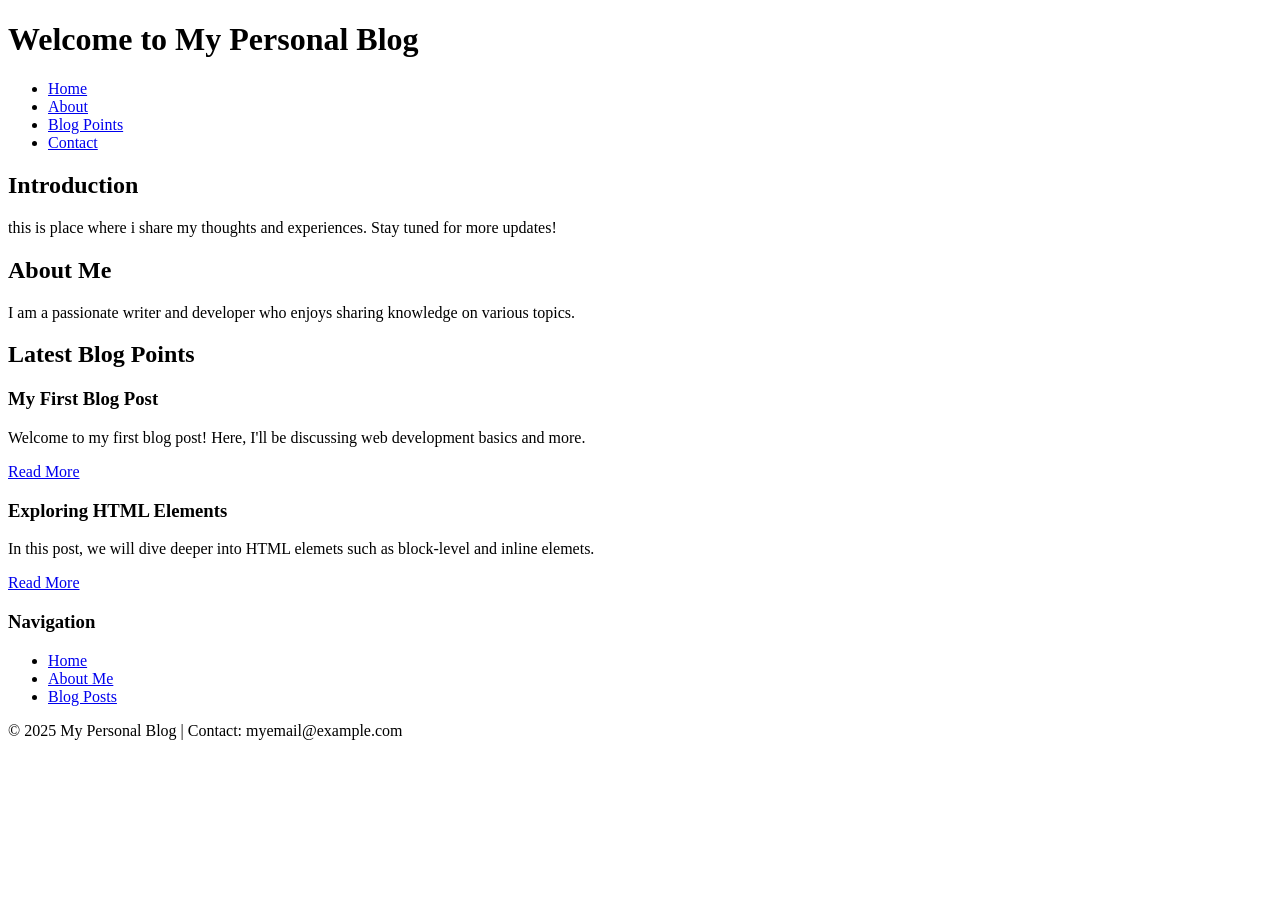
<file: day-1-task/index.html>
<!-- tag -->
<!-- <h1></h1> this is called a tag -->

<!-- element -->

<!-- <h1>Hello World</h1>
<h2>hello World</h2>
<h3>Hello World</h3>
<h4>Hello World</h4>
<h5>Hello World</h5>
<h6>Hello World</h6> -->

<!DOCTYPE html>
<html lang="en">
<head>
    <meta charset="UTF-8">
    <meta name="viewport" content="width=device-width, initial-scale=1.0">
    <title>Task-1</title>
</head>
<body>
    <h1>Welcome to My Personal Blog</h1>
    <ul>
        <li>
            <a href="index.html">Home</a>
        </li>
        <li>
            <a href="index.html">About</a>
        </li>
        <li>
            <a href="index.html">Blog Points</a>
        </li>
        <li>
            <a href="index.html">Contact</a>
        </li>
    </ul>
    <h2>Introduction</h2>
    <p>this is place where i share my thoughts and experiences. Stay tuned for more updates!</p>
    <h2>About Me</h2>
    <p>I am a passionate writer and developer who enjoys sharing knowledge on various topics.</p>
    <h2>Latest Blog Points</h2>
    <h3>My First Blog Post</h3>
    <p> Welcome to my first blog post! Here, I'll be discussing web development basics and more.</p>
    <a href="index.html">Read More</a>
    <h3>Exploring HTML Elements</h3>
    <p>In this post, we will dive deeper into HTML elemets such as block-level and inline elemets.</p>
    <a href="index.html">Read More</a>
    <h3>Navigation</h3>
    <ul>
        <li>
            <a href="index.html">Home</a>
        </li>
        <li>
            <a href="index.html">About Me</a>
        </li>
        <li>
            <a href="index.html">Blog Posts</a>
        </li>
    </ul>
    <footer>
        <p>&copy; 2025 My Personal Blog | Contact: myemail@example.com</p>
    </footer>
</body>
</html>
</file>
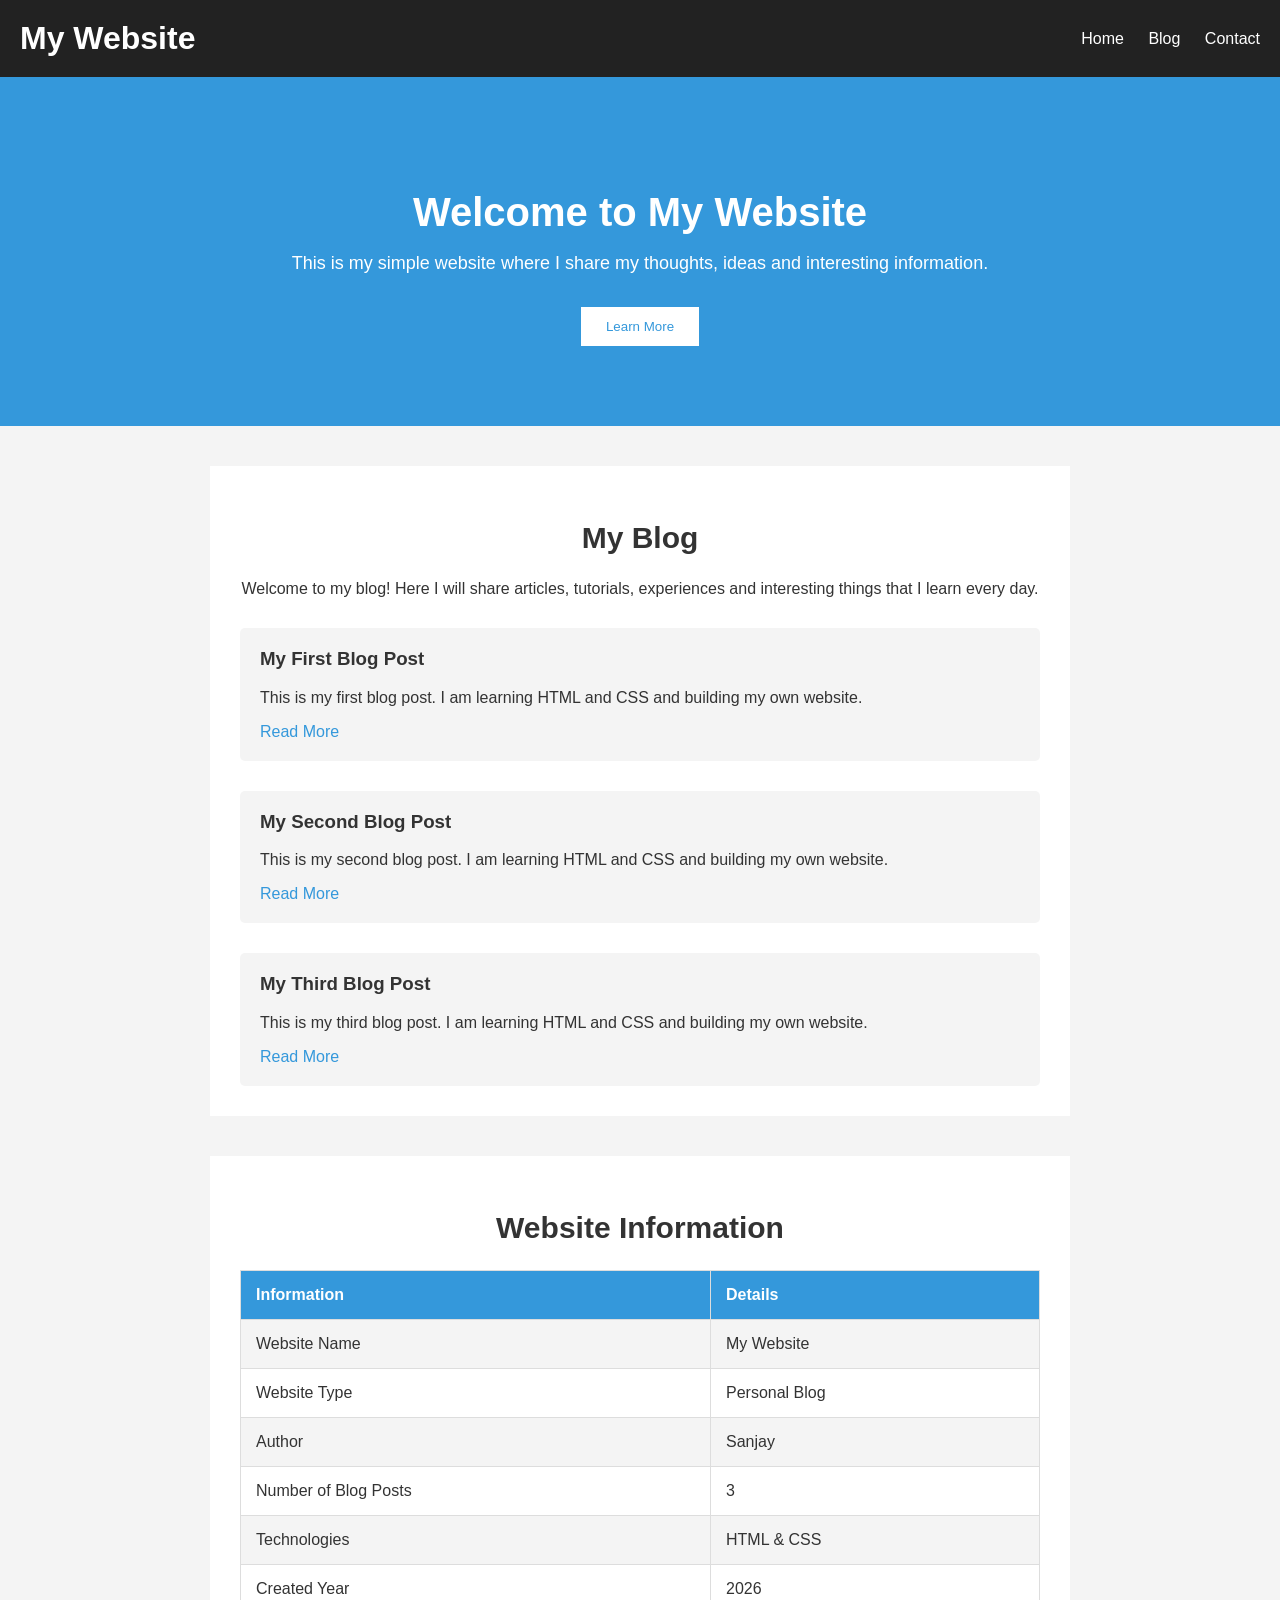
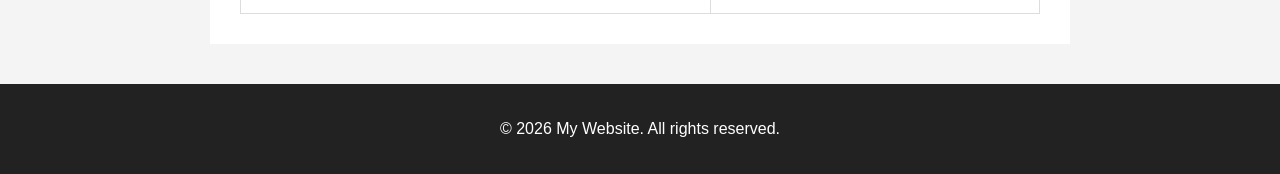
<file: day-2-task/index.html>
<!DOCTYPE html>
<html lang="en">

<head>
    <meta charset="UTF-8">
    <meta name="viewport" content="width=device-width, initial-scale=1.0">

    <title>My Website</title>

    <link rel="stylesheet" href="style.css">
</head>

<body>

    <!-- Header -->
    <header>
        <h1>My Website</h1>

        <nav>
            <a href="./index.html">Home</a>
            <a href="./blog.html">Blog</a>
            <a href="./contact.html">Contact</a>
            <!-- <a href="#">Pages</a> -->
        </nav>
    </header>


    <!-- Banner -->
    <section class="banner">
        <h2>Welcome to My Website</h2>

        <p>
            This is my simple website where I share my thoughts,
            ideas and interesting information.
        </p>

        <button>Learn More</button>
    </section>


    <!-- Blog Section -->
    <section class="blog">

        <h2>My Blog</h2>

        <p>
            Welcome to my blog! Here I will share articles,
            tutorials, experiences and interesting things that
            I learn every day.
        </p>


        <!-- Blog Post 1 -->
        <div class="blog-post">
            <h3>My First Blog Post</h3>

            <p>
                This is my first blog post. I am learning HTML
                and CSS and building my own website.
            </p>

            <a href="./blog1.html">Read More</a>
        </div>


        <!-- Blog Post 2 -->
        <div class="blog-post">
            <h3>My Second Blog Post</h3>

            <p>
                This is my second blog post. I am learning HTML
                and CSS and building my own website.
            </p>

            <a href="./blog2.html">Read More</a>
        </div>


        <!-- Blog Post 3 -->
        <div class="blog-post">
            <h3>My Third Blog Post</h3>

            <p>
                This is my third blog post. I am learning HTML
                and CSS and building my own website.
            </p>

            <a href="./blog3.html">Read More</a>
        </div>

    </section>


    <!-- Website Information Table -->
    <section class="website-info">

        <h2>Website Information</h2>

        <table>

            <tr>
                <th>Information</th>
                <th>Details</th>
            </tr>

            <tr>
                <td>Website Name</td>
                <td>My Website</td>
            </tr>

            <tr>
                <td>Website Type</td>
                <td>Personal Blog</td>
            </tr>

            <tr>
                <td>Author</td>
                <td>Sanjay</td>
            </tr>

            <tr>
                <td>Number of Blog Posts</td>
                <td>3</td>
            </tr>

            <tr>
                <td>Technologies</td>
                <td>HTML & CSS</td>
            </tr>

            <tr>
                <td>Created Year</td>
                <td>2026</td>
            </tr>

        </table>

    </section>


    <!-- Footer -->
    <footer>
        <p>&copy; 2026 My Website. All rights reserved.</p>
    </footer>

</body>

</html>
</file>
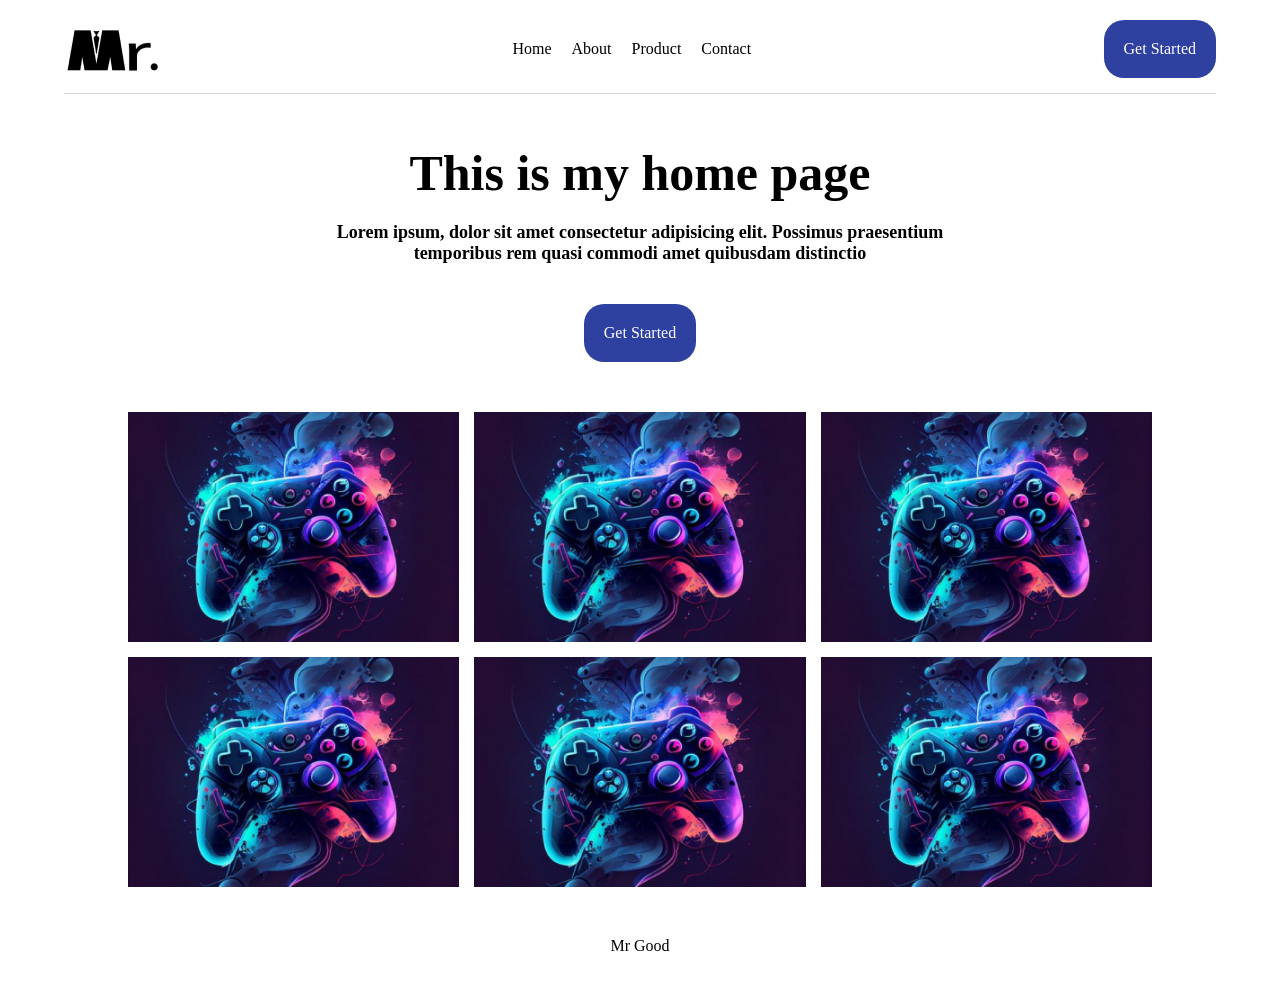
<file: day-3-task/index.html>
<!DOCTYPE html>
<html lang="en">
<head>
    <meta charset="UTF-8">
    <meta name="viewport" content="width=device-width, initial-scale=1.0">
    <title>Task-3</title>
    <link rel="stylesheet" href="./style.css">
</head>
<body>
    <header class="navbar-section">
        <div class="logo">
            <img src="./images/logo.png" alt="Logo">
        </div>
        <nav class="nav-links">
            <a href="#">Home</a>
            <a href="#">About</a>
            <a href="#">Product</a>
            <a href="#">Contact</a>
        </nav>
        <button class="get-started">Get Started</button>
    </header>

    <section class="hero-section">
        <div class="hero-heading">
            <h1>This is my home page</h1>
        </div>

        <div class="hero-desc">
            <p>
                Lorem ipsum, dolor sit amet consectetur adipisicing elit. Possimus praesentium<br>
                temporibus rem quasi commodi amet quibusdam distinctio
            </p>
        </div>

        <div class="hero-btn">
            <button class="hero-get-started">Get Started</button>
        </div>
    </section>

    <section>
        <div class="image-grid">
            <img src="./images/game.png" alt="Gaming">
            <img src="./images/game.png" alt="Gaming">
            <img src="./images/game.png" alt="Gaming">
            <img src="./images/game.png" alt="Gaming">
            <img src="./images/game.png" alt="Gaming">
            <img src="./images/game.png" alt="Gaming">
        </div>
    </section>

    <footer class="footer">
        <p>Mr Good</p>
    </footer>
    
</body>
</html>
</file>
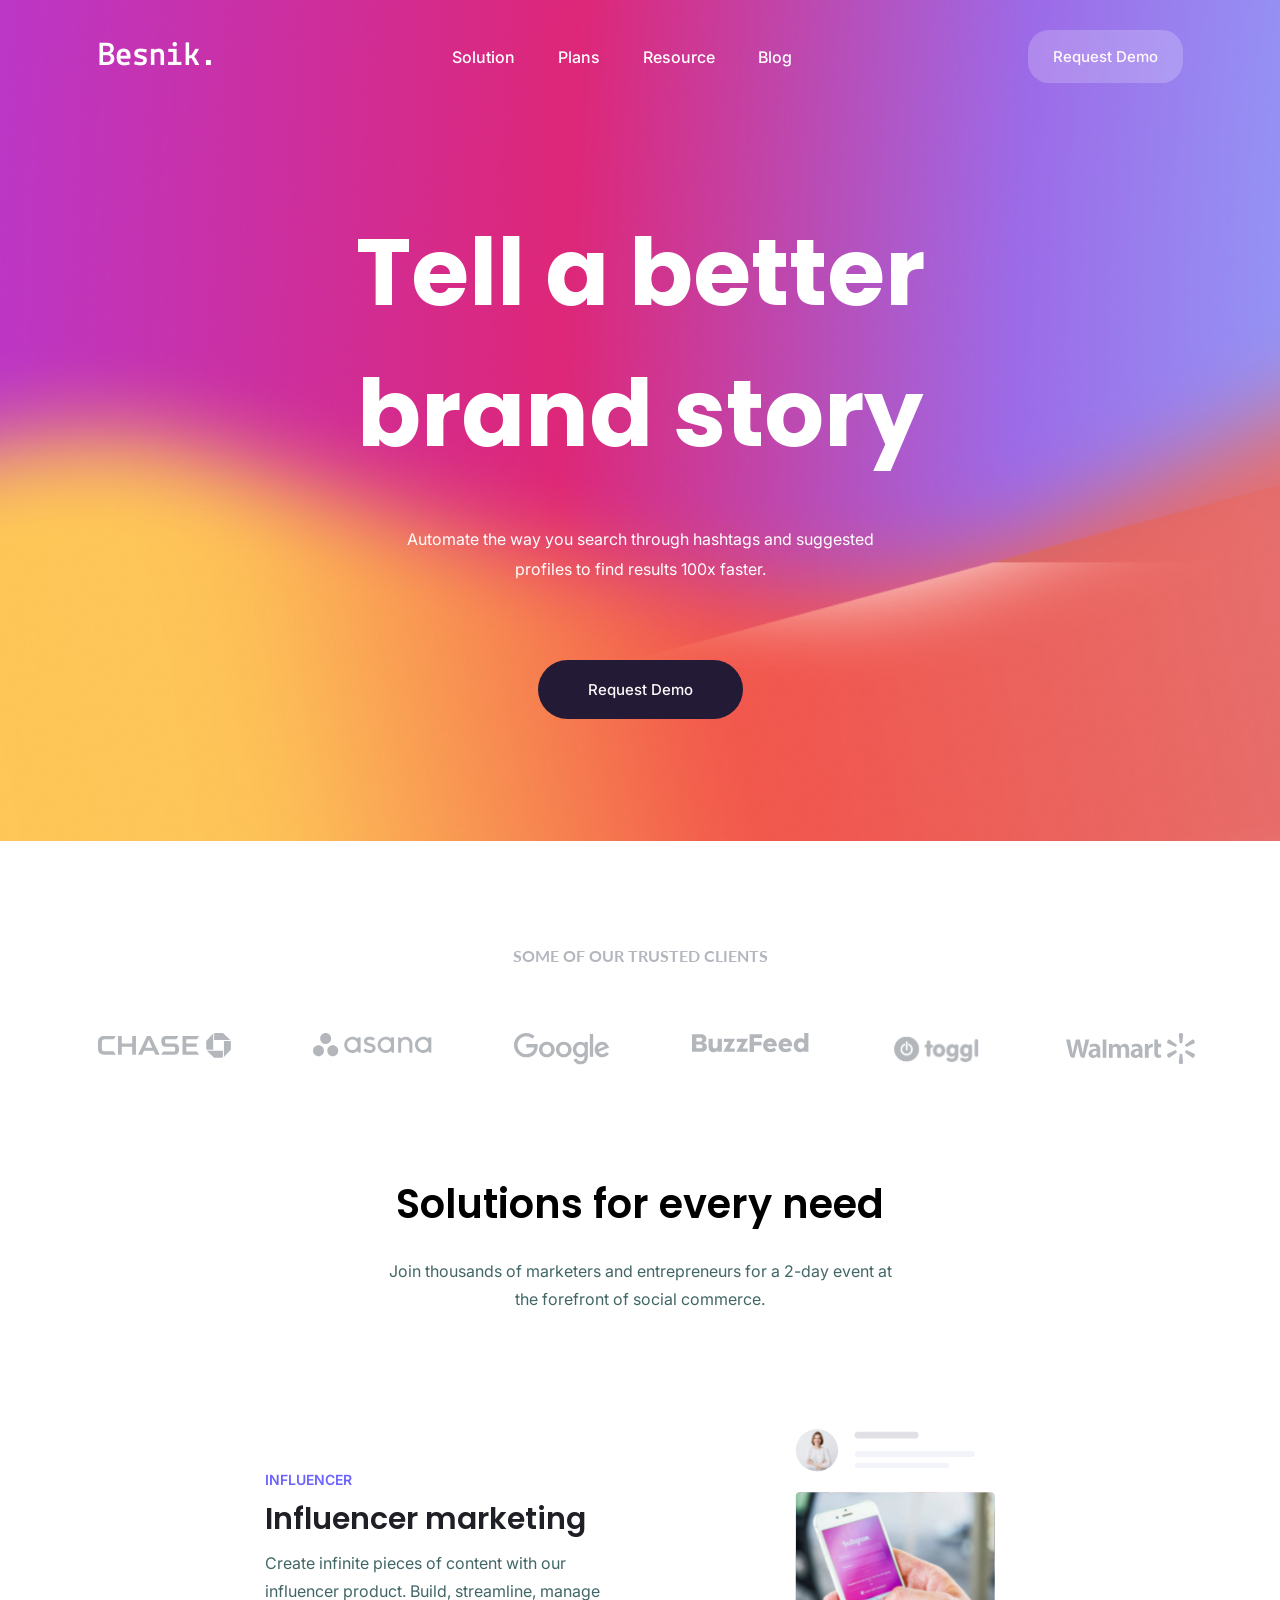
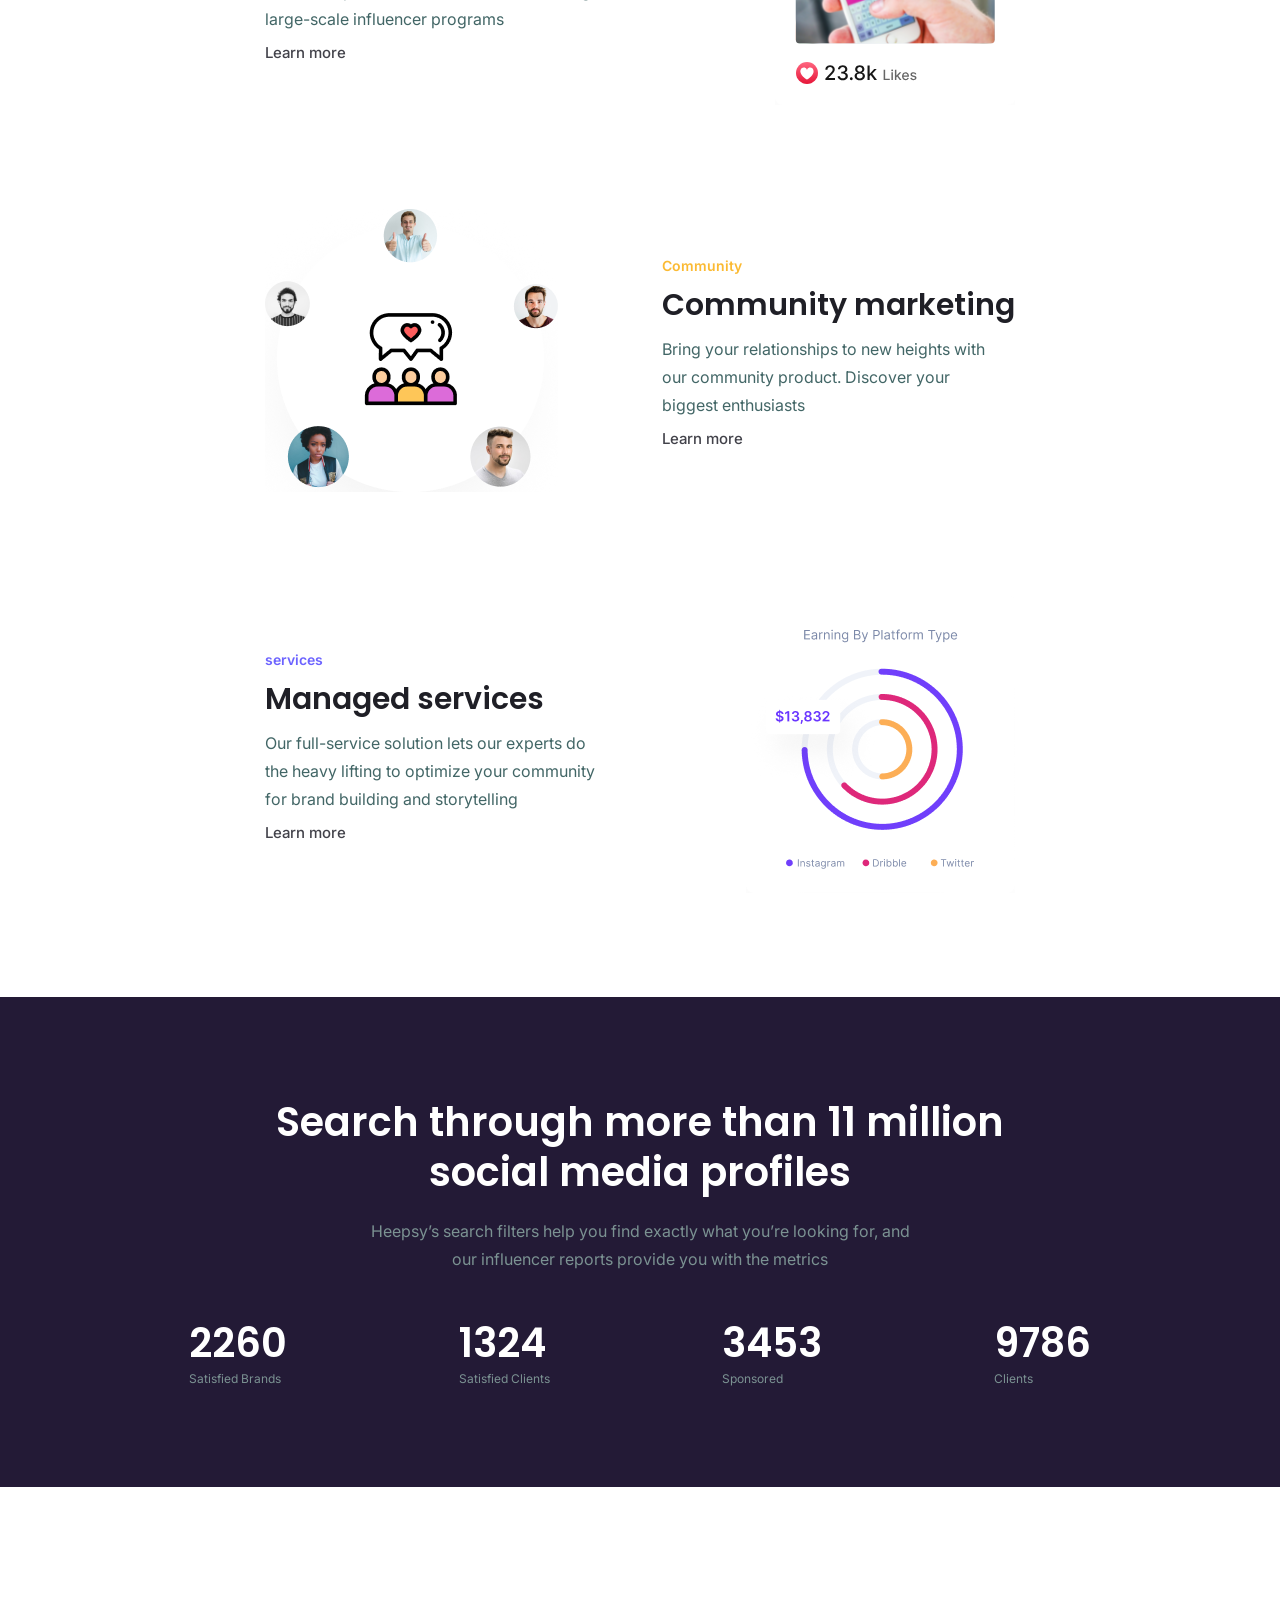
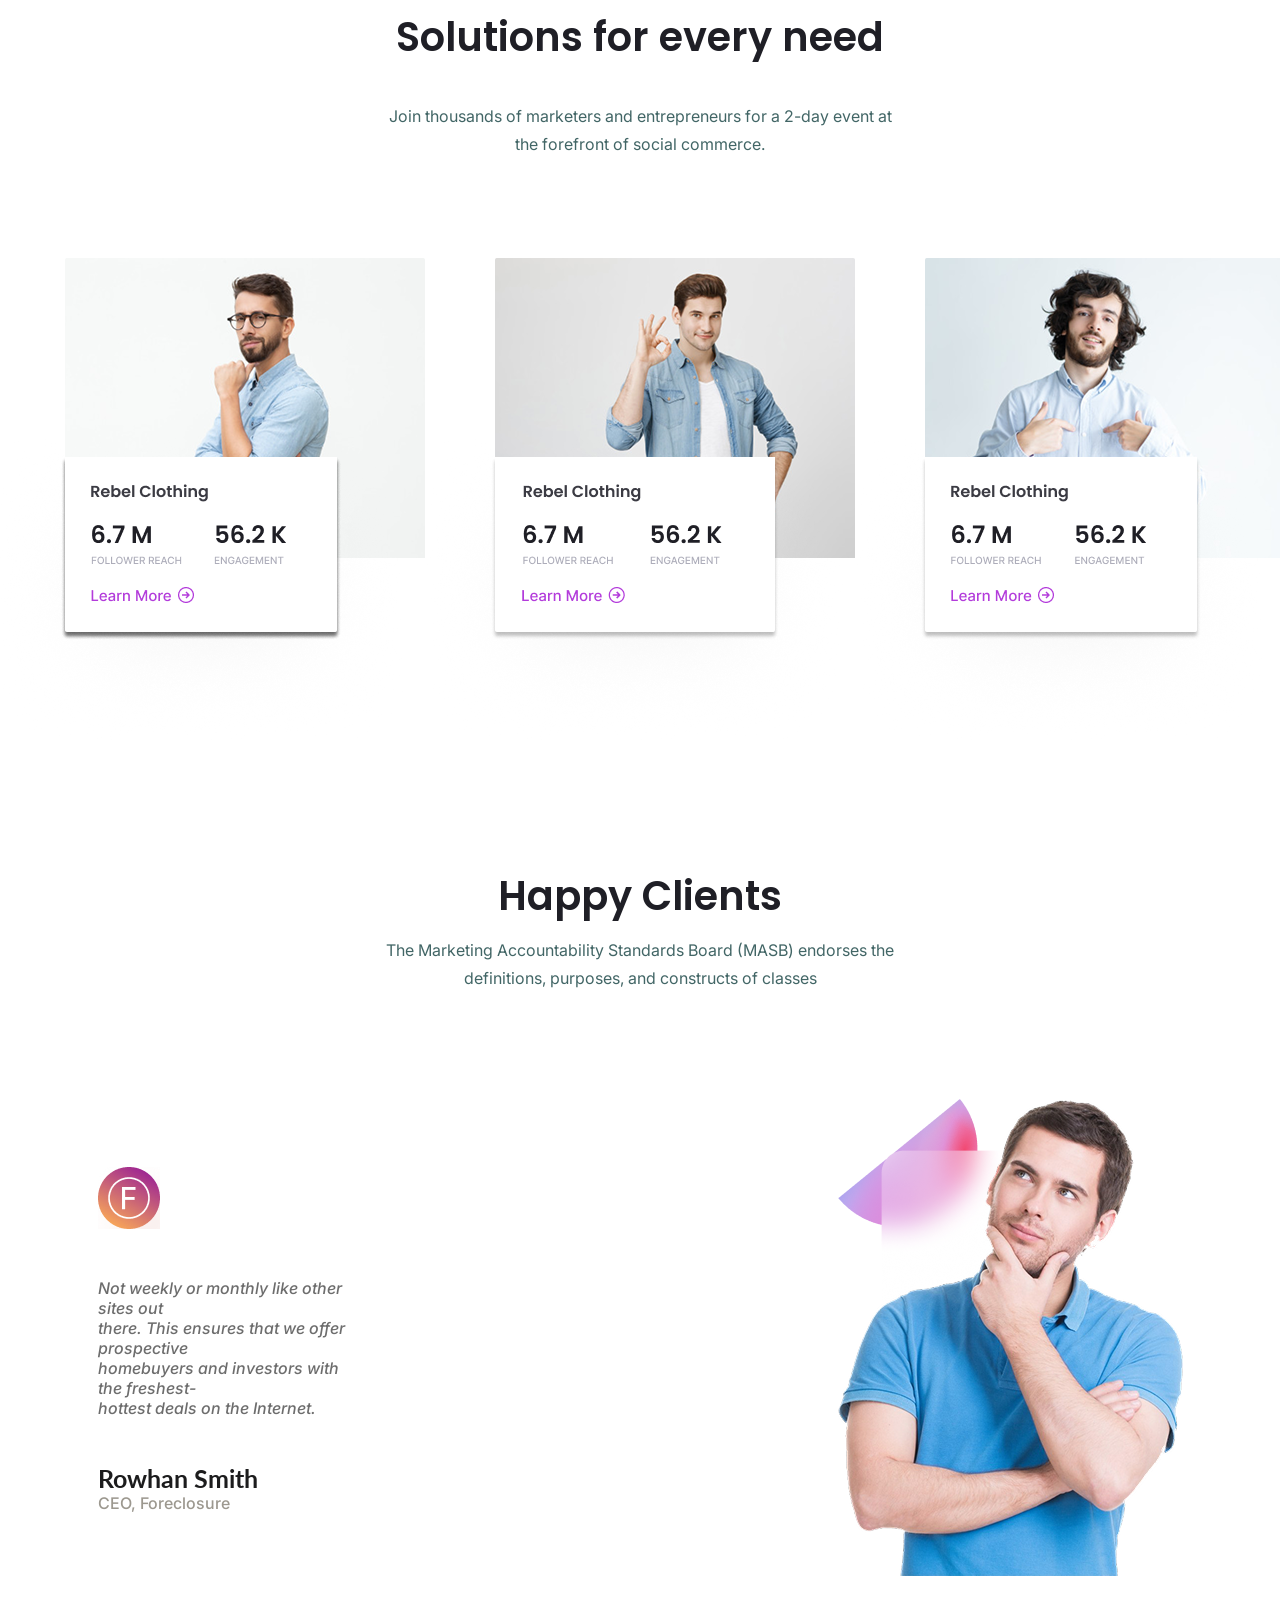
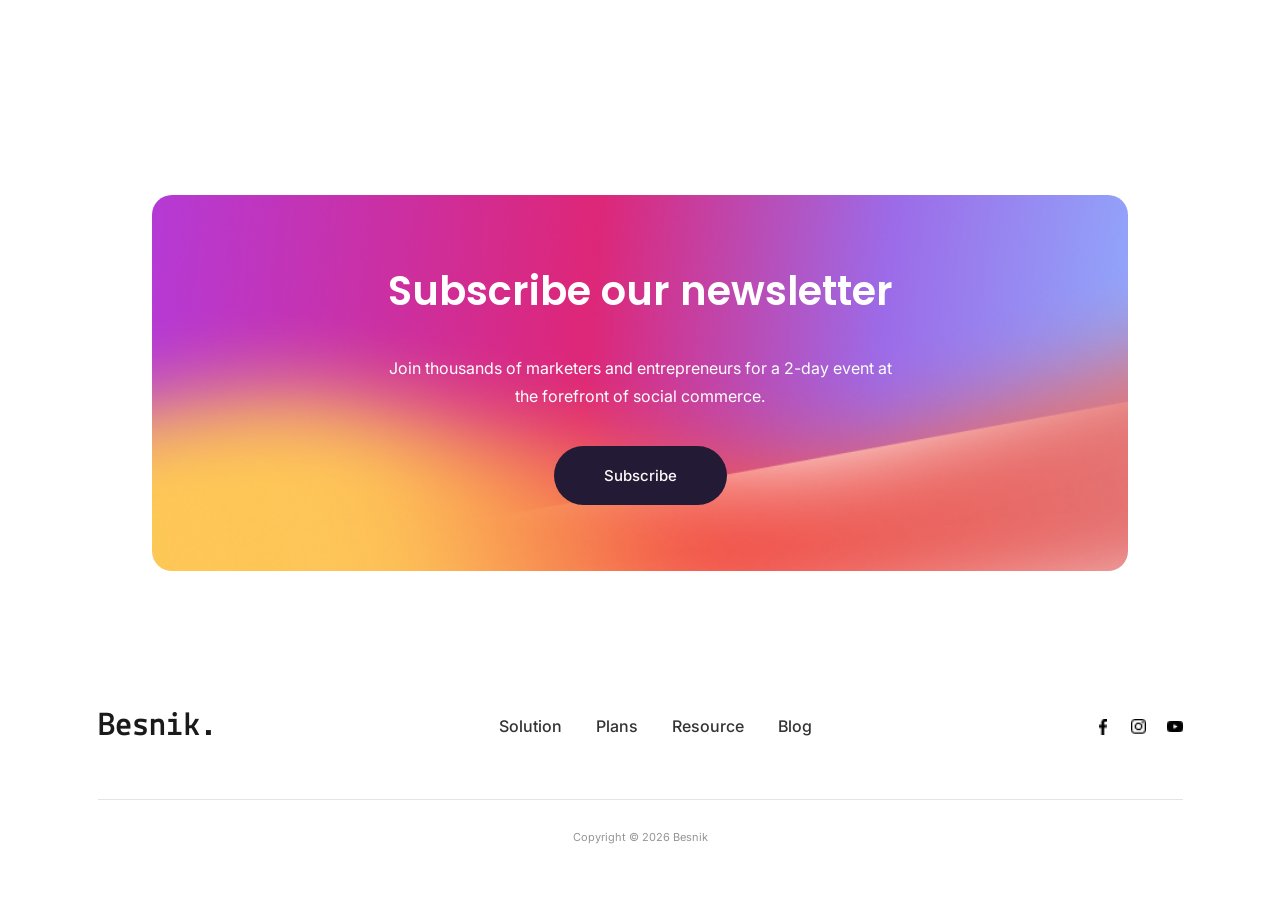
<file: day-4-task/index.html>
<!DOCTYPE html>
<html lang="en">

<head>
    <meta charset="UTF-8">
    <meta name="viewport" content="width=device-width, initial-scale=1.0">
    <title>task-4</title>
    <link rel="stylesheet" href="./style.css">
</head>

<body>
    <section class="background">
        <header>
            <div class="container">
                <div class="header-wrapper">
                    <a href="#">Besnik.</a>
                    <nav>
                        <a href="#">Solution</a>
                        <a href="#">Plans</a>
                        <a href="#">Resource</a>
                        <a href="#">Blog</a>
                    </nav>
                    <a href="#" class="btn">Request Demo</a>
                </div>
            </div>
        </header>

        <!-- banner section -->

        <section class="banner">
            <div class="container">
                <div class="banner-wrapper">
                    <h1>
                        <span>Tell a better</span> <br>
                        <span>brand story</span>
                    </h1>
                    <p>
                        <span>Automate the way you search through hashtags and suggested</span> <br>
                        <span>profiles to find results 100x faster.</span>
                    </p>
                    <a href="#" class="banner-btn">Request Demo</a>
                </div>
            </div>
        </section>
    </section>

    <!-- client banner -->
    <section class="client-banner">
        <div class="container">
            <h4>SOME OF OUR TRUSTED CLIENTS</h4>
            <div class="client-banner-wrapper">
                <div>
                    <img src="./img/banner/1.svg" alt="Client 1">
                </div>
                <div>
                    <img src="./img/banner/2.svg" alt="Client 2">
                </div>
                <div>
                    <img src="./img/banner/3.svg" alt="Client 3">
                </div>
                <div>
                    <img src="./img/banner/4.svg" alt="Client 4">
                </div>
                <div>
                    <img src="./img/banner/5.svg" alt="Client 5">
                </div>
                <div>
                    <img src="./img/banner/6.svg" alt="Client 6">
                </div>
            </div>
        </div>
    </section>

    <!-- solution-banner -->
    <section class="solution-banner">
        <div class="solution-container">
            <div class="solution-banner-wrapper">
                <h4>Solutions for every need</h4>
                <p>
                    <span>Join thousands of marketers and entrepreneurs for a 2-day event at </span> <br>
                    <span>the forefront of social commerce.</span>
                </p>
            </div>
            <div class="marketing-block">
                <div class="marketing-wrapper">
                    <div>
                        <span class="text-purple">INFLUENCER</span>
                        <h3>Influencer marketing</h3>
                        <p>
                            <span>Create infinite pieces of content with our</span> <br>
                            <span>influencer product. Build, streamline, manage</span> <br>
                            <span>large-scale influencer programs</span>
                        </p>
                        <a href="#">Learn more</a>
                    </div>
                    <div>
                        <img src="./img/marketing/1.svg" alt="Influencer marketing">
                    </div>
                </div>
            </div>
            <div class="marketing-block">
                <div class="marketing-wrapper reverse">
                    <div>
                        <span class="text-yellow">Community</span>
                        <h3>Community marketing</h3>
                        <p>
                            <span>Bring your relationships to new heights with</span> <br>
                            <span>our community product. Discover your</span> <br>
                            <span>biggest enthusiasts </span>
                        </p>
                        <a href="#">Learn more</a>
                    </div>
                    <div>
                        <img src="./img/marketing/2.png" alt="Community marketing">
                    </div>
                </div>
            </div>
            <div class="marketing-block">
                <div class="marketing-wrapper">
                    <div>
                        <span class="text-purple">services</span>
                        <h3>Managed services</h3>
                        <p>
                            <span>Our full-service solution lets our experts do</span> <br>
                            <span>the heavy lifting to optimize your community</span> <br>
                            <span>for brand building and storytelling</span>
                        </p>
                        <a href="#">Learn more</a>
                    </div>
                    <div>
                        <img src="./img/marketing/3.png" alt="Managed services">
                    </div>
                </div>
            </div>
        </div>
    </section>

    <!-- social media banner -->

    <section class="social-media-banner">
        <div class="container">
            <div class="social-media-wrapper">
                <h2>
                    <span>Search through more than 11 million</span> <br>
                    <span>social media profiles</span>
                </h2>
                <p>
                    <span>Heepsy’s search filters help you find exactly what you’re looking for, and</span> <br>
                    <span>our influencer reports provide you with the metrics</span>
                </p>
            </div>
            <div class="social-media-info">
                <div class="stat">
                    <h3>2260</h3>
                    <p>Satisfied Brands</p>
                </div>
                <div class="stat">
                    <h3>1324</h3>
                    <p>Satisfied Clients</p>
                </div>
                <div class="stat">
                    <h3>3453</h3>
                    <p>Sponsored</p>
                </div>
                <div class="stat">
                    <h3>9786</h3>
                    <p>Clients</p>
                </div>
            </div>
        </div>
    </section>

    <!-- social media card -->

    <section class="social-media-card-banner">
        <div class="container">
            <div class="social-media-card-wrapper">
                <h2>Solutions for every need</h2>
                <p>
                    <span>Join thousands of marketers and entrepreneurs for a 2-day event at</span> <br>
                    <span>the forefront of social commerce.</span>
                </p>
            </div>
            <div class="social-media-card-flex">
                <div>
                    <img src="./img/people/person-1.png" alt="Person 1">
                </div>
                <div>
                    <img src="./img/people/person-2.png" alt="Person 2">
                </div>
                <div>
                    <img src="./img/people/person-3.png" alt="Person 3">
                </div>
            </div>
        </div>
    </section>

    <!-- Happy clients section -->
    <section class="happy-clients">
        <div class="container">
            <div class="happy-clients-wrapper">
                <h2>Happy Clients</h2>
                <p>
                    <span>The Marketing Accountability Standards Board (MASB) endorses the </span> <br>
                    <span>definitions, purposes, and constructs of classes</span>
                </p>
            </div>
            <!-- happy clients content -->
            <div class="happy-clients-content">
                <div class="happy-clients-content-wrapper">
                    <img src="./img/happy-clients/F-logo.png" alt="F-logo" class="happy-clients-logo">
                    <p class="happy-clients-content-text">
                        <span>Not weekly or monthly like other sites out</span> <br>
                        <span>there. This ensures that we offer prospective</span> <br>
                        <span>homebuyers and investors with the freshest-</span> <br>
                        <span>hottest deals on the Internet.</span>
                    </p>
                    <h5>Rowhan Smith</h5>
                    <span class="designation">CEO, Foreclosure</span>
                </div>
                <div class="happy-clients-image">
                    <img src="./img/happy-clients/person.png" alt="Person" class="happy-clients-person">
                </div>
            </div>
        </div>
    </section>

    <!-- newspaper section -->
    <section class="newspaper">
        <div class="container">
            <div class="newspaper-wrapper">
                <h2>Subscribe our newsletter</h2>
                <p>
                    <span>Join thousands of marketers and entrepreneurs for a 2-day event at</span> <br>
                    <span>the forefront of social commerce.</span>
                </p>
                <a href="#" class="banner-btn">Subscribe</a>
            </div>
        </div>
    </section>

    <footer>
        <div class="container">
            <div class="footer-wrapper">
                <a href="#">Besnik.</a>
                <nav>
                    <a href="#">Solution</a>
                    <a href="#">Plans</a>
                    <a href="#">Resource</a>
                    <a href="#">Blog</a>
                </nav>
                <div class="footer-social-media">
                    <a><img src="./img/footer/facebook.png" alt="Facebook"></a>
                    <a><img src="./img/footer/insta.png" alt="Instagram"></a>
                    <a><img src="./img/footer/youtube.png" alt="YouTube"></a>
                </div>
            </div>
            <div class="footer-copyright">
                <p>Copyright © 2026 Besnik</p>
            </div>
        </div>
    </footer>
</body>

</html>
</file>
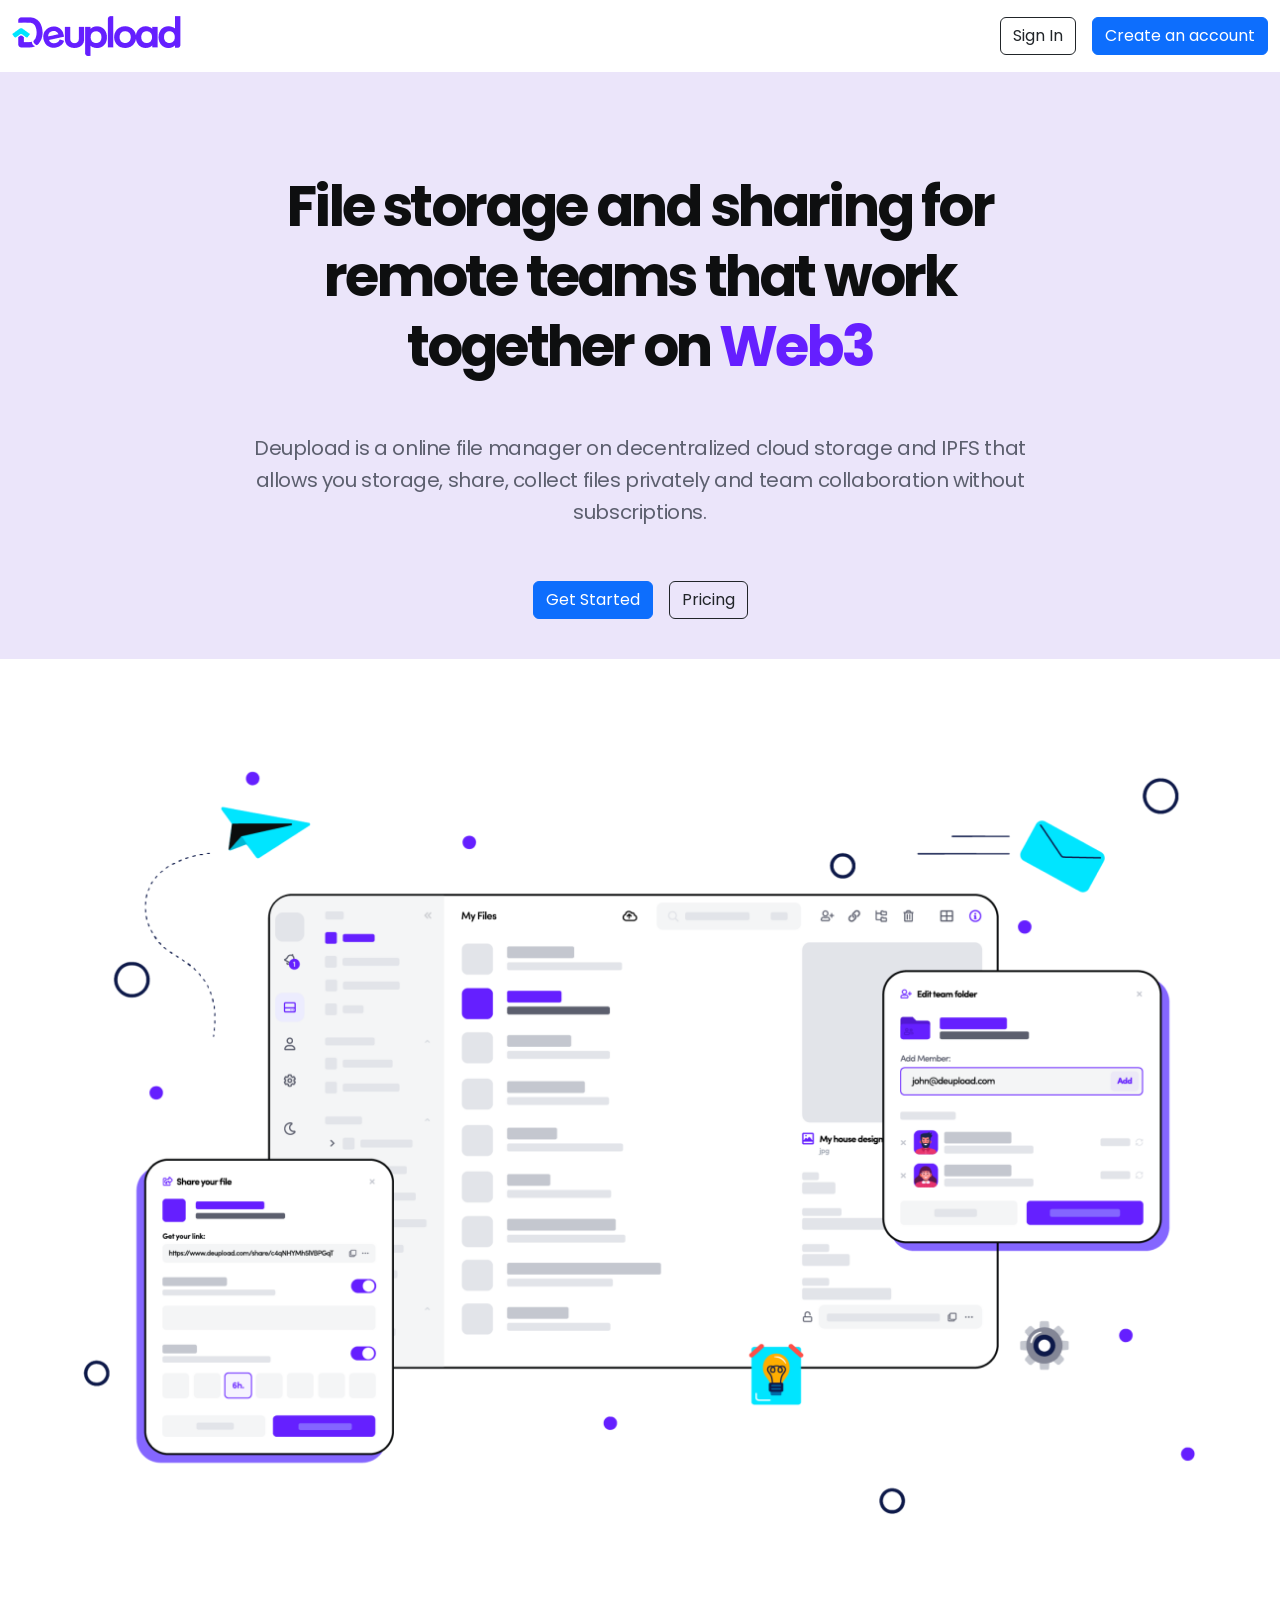
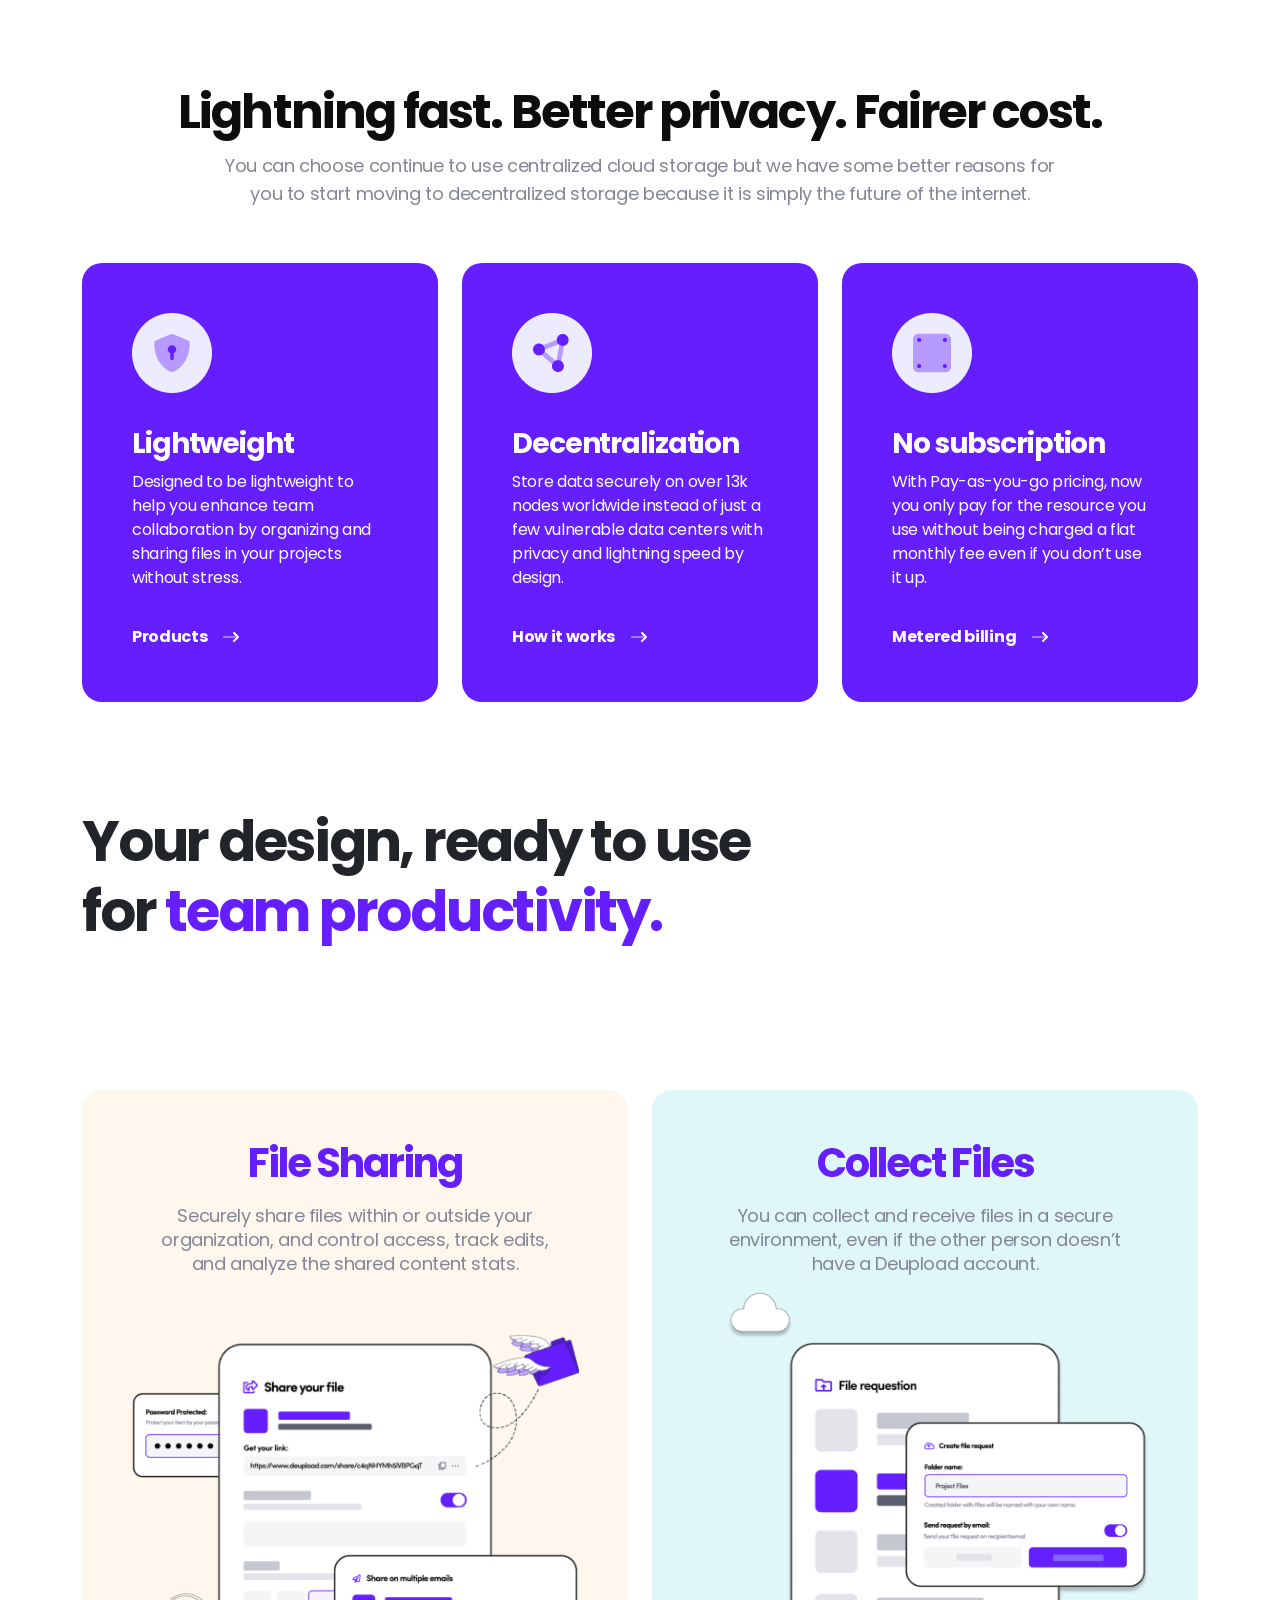
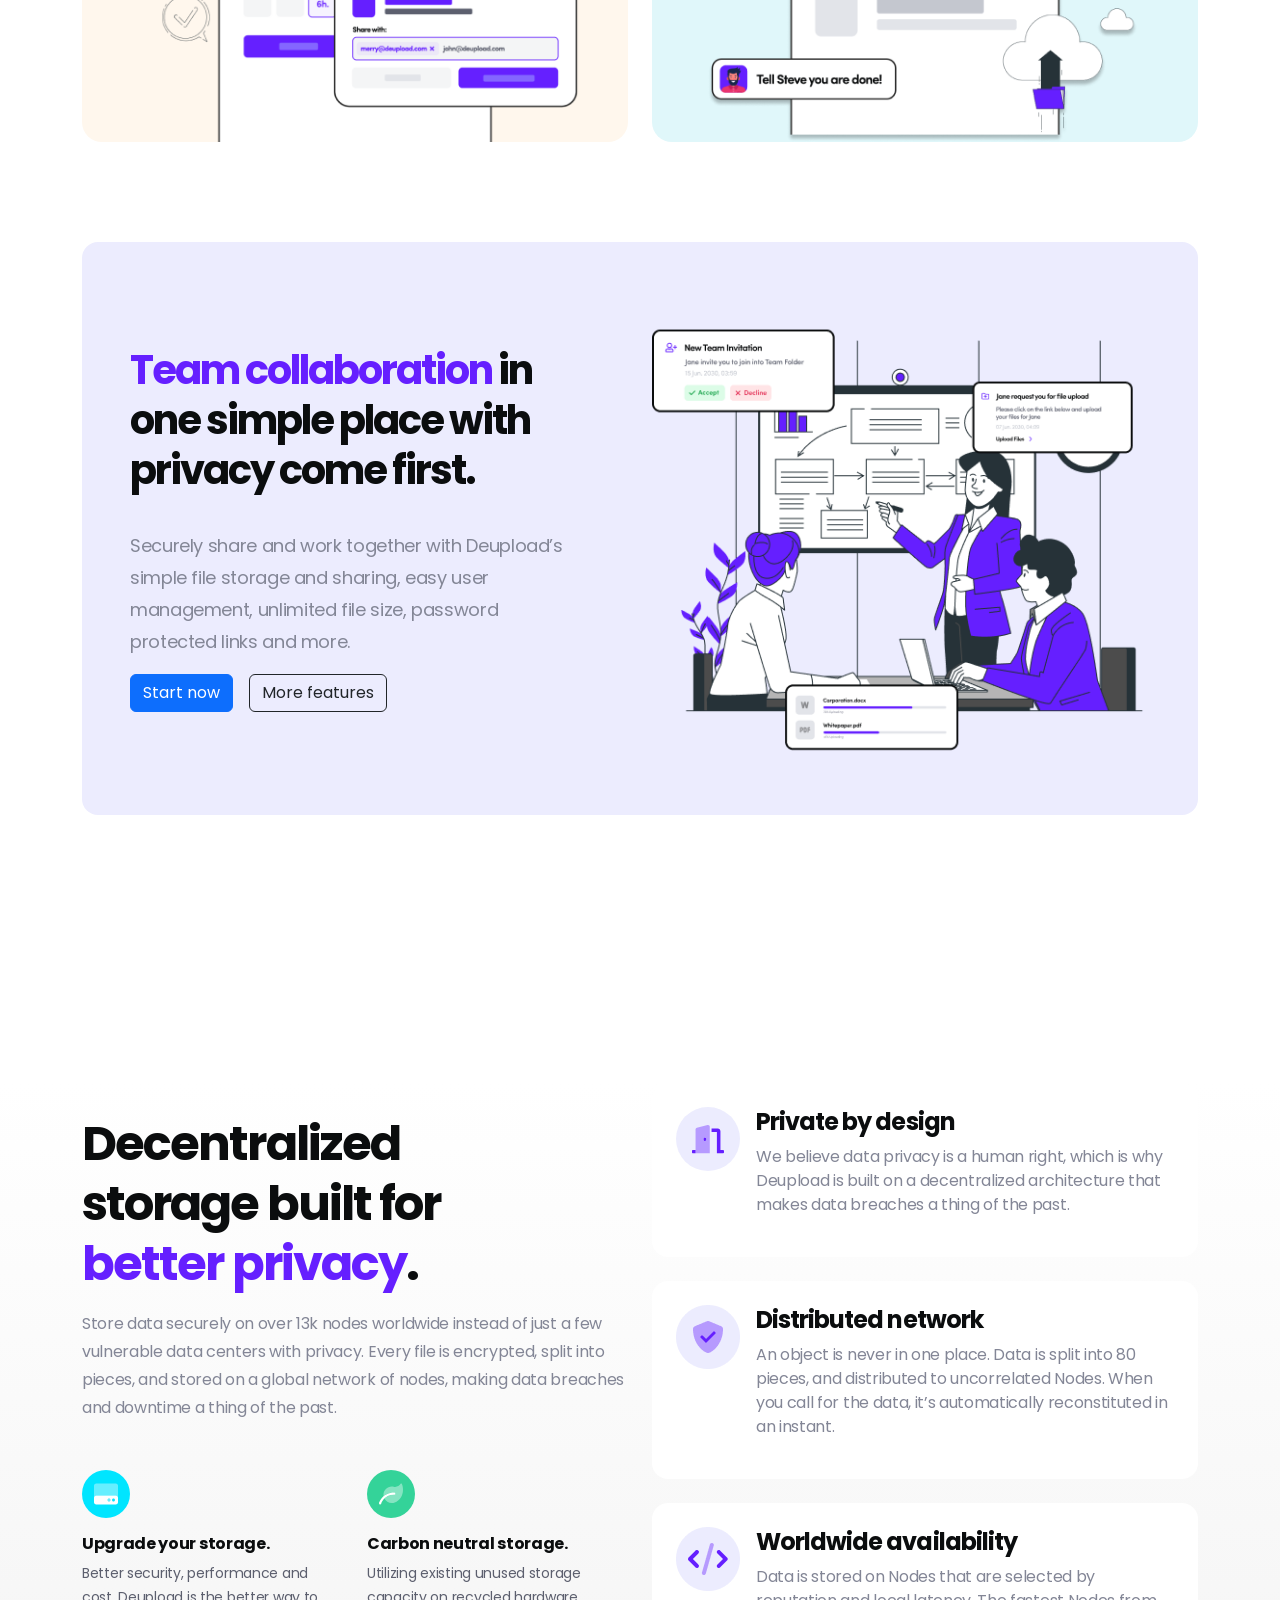
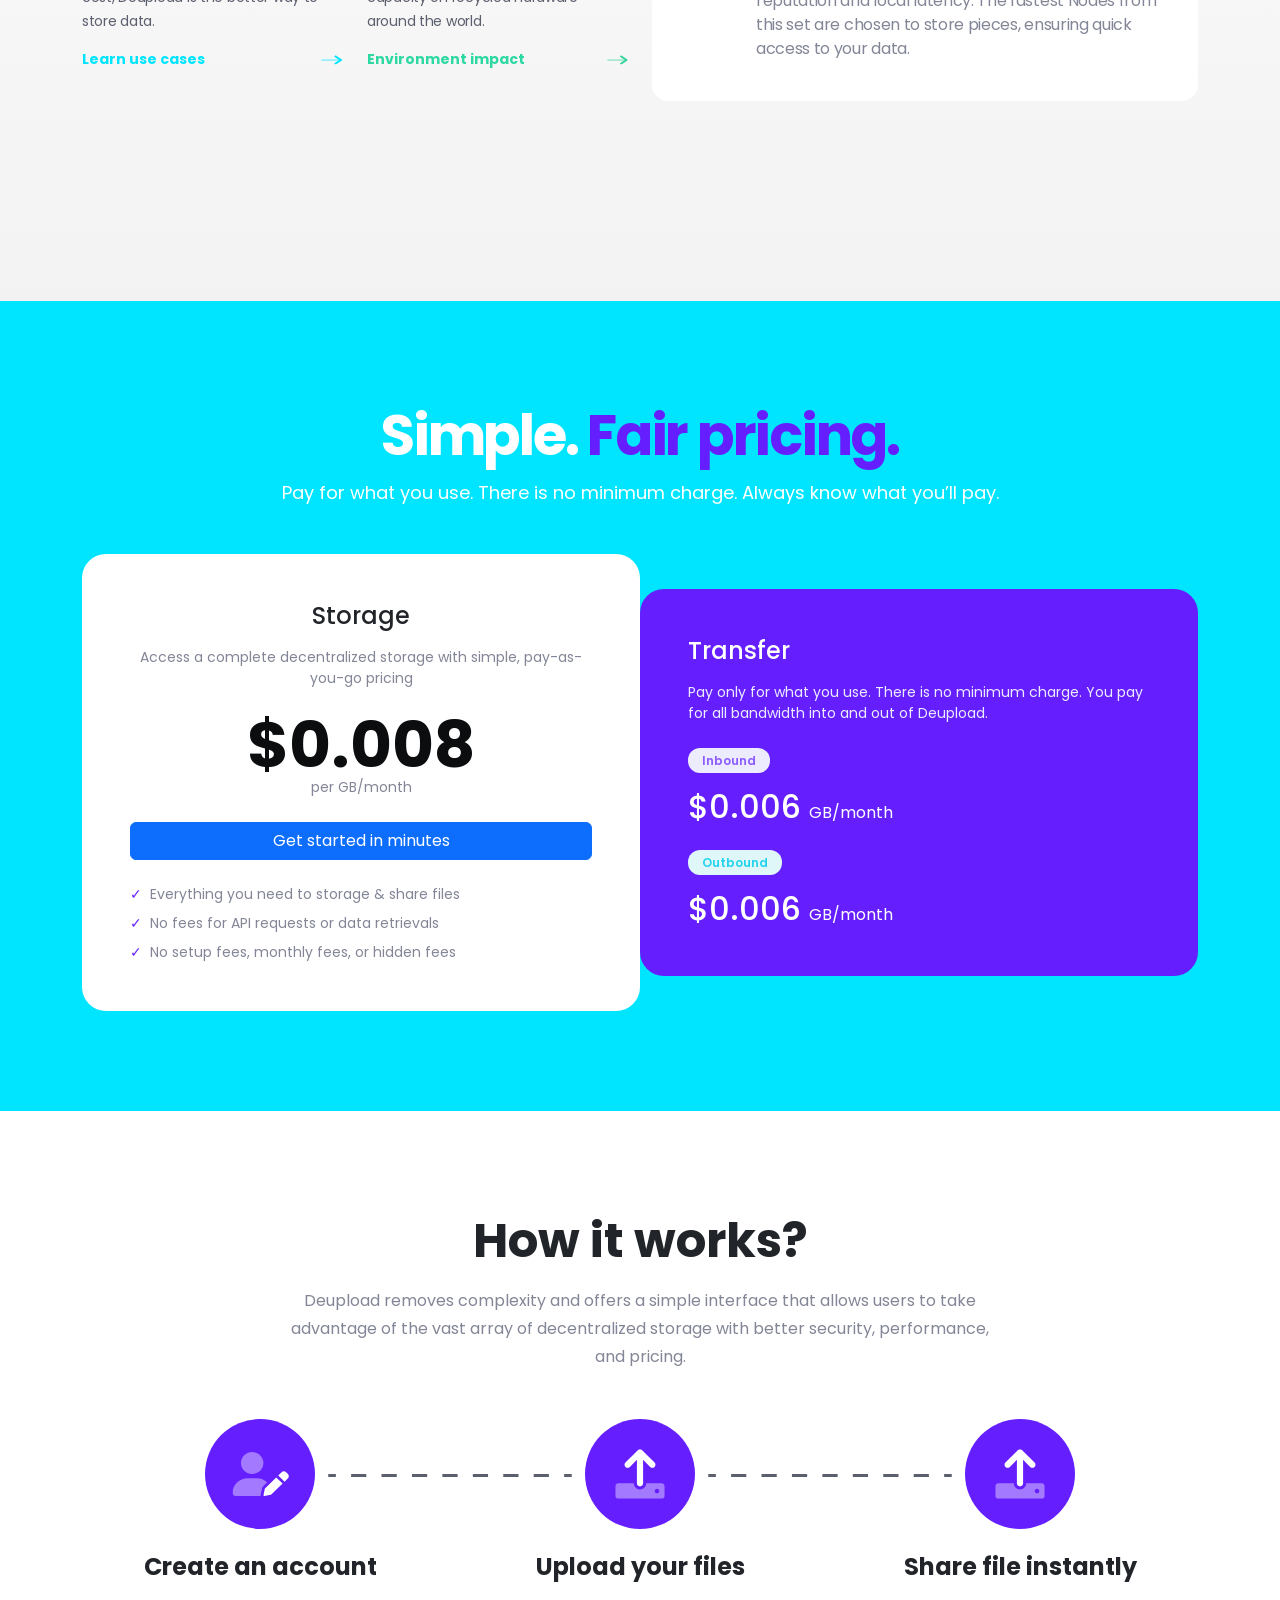
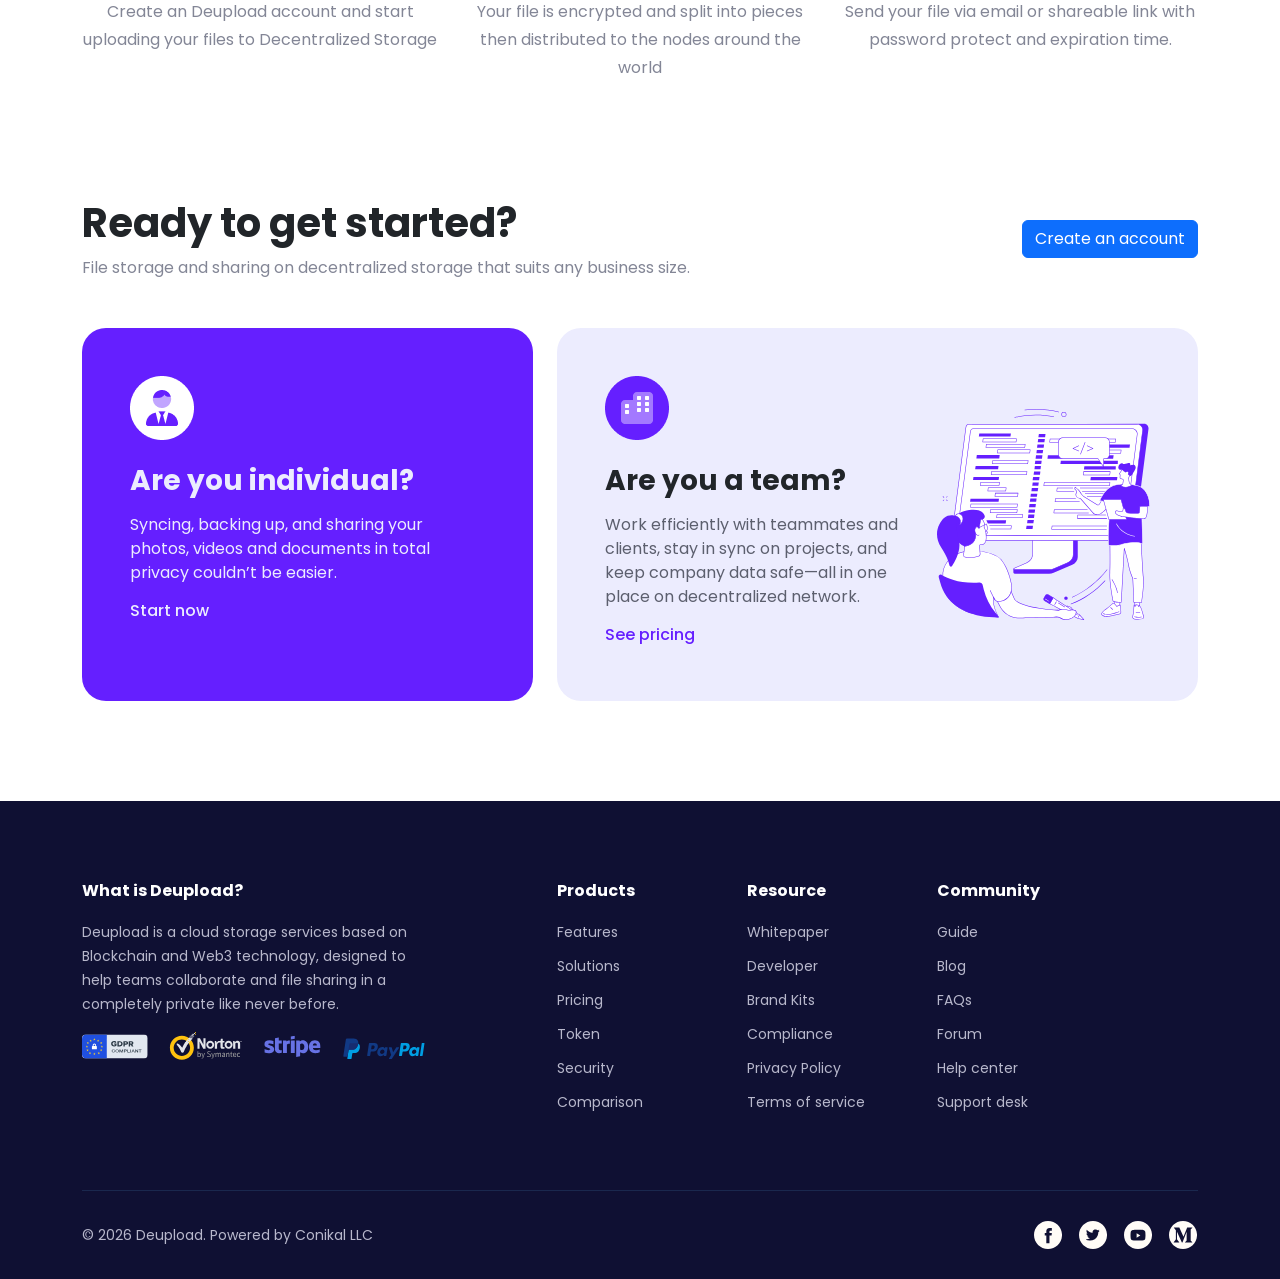
<file: day-5-task/index.html>
<!DOCTYPE html>
<html lang="en">

<head>
    <meta charset="UTF-8">
    <meta name="viewport" content="width=device-width, initial-scale=1.0">
    <title>Deupload Website</title>
    <link href="https://cdn.jsdelivr.net/npm/bootstrap@5.3.8/dist/css/bootstrap.min.css" rel="stylesheet"
        integrity="sha384-sRIl4kxILFvY47J16cr9ZwB07vP4J8+LH7qKQnuqkuIAvNWLzeN8tE5YBujZqJLB" crossorigin="anonymous">
    <link rel="stylesheet" href="./style.css">
</head>

<body>
    <header class="py-3">
        <div class="container-fluid">
            <div class="header-wrapper d-flex flex-column flex-md-row justify-content-between align-items-center gap-3">

                <img src="./img/header/logo.png" alt="Deupload Logo">

                <div class="d-flex flex-column flex-md-row align-items-center gap-3">
                    <a href="#" class="btn btn-outline-dark">Sign In</a>
                    <a href="#" class="btn btn-primary">Create an account</a>
                </div>

            </div>
        </div>
    </header>

    <section class="banner">
        <div class="container">
            <div class="banner-wrapper text-center">
                <h1 class="display-4 lh-sm">
                    <span class="d-xl-block">
                        File storage and sharing for
                    </span>
                    <span class="d-xl-block">
                        remote teams that work
                    </span>
                    <span class="d-xl-block">
                        together on <span class="text-purple">Web3</span>
                    </span>
                </h1>
                <p>
                    <span class="d-xl-block">Deupload is a online file manager on decentralized cloud storage and IPFS
                        that</span>
                    <span class="d-xl-block">allows you storage, share, collect files privately and team collaboration
                        without</span>
                    <span class="d-xl-block">subscriptions.</span>
                </p>

                <div class="d-flex flex-column flex-md-row align-items-center gap-3 justify-content-center">
                    <a href="#" class="btn btn-primary">Get Started</a>
                    <a href="#" class="btn btn-outline-dark">Pricing</a>
                </div>
            </div>
        </div>
    </section>

    <section class="hero-img">
        <div class="container">
            <div class="hero-img-wrapper">
                <img class="img-fluid" width="100%" src="./img/main-hero/hero-screen.png" alt="Deupload dashboard">
            </div>
        </div>
    </section>

    <section class="lightning">
        <div class="container">
            <div class="lightning-header-content text-center">
                <h2 class="display-5 lh-sm">Lightning fast. Better privacy. Fairer cost.</h2>
                <p>
                    <span class="d-xl-block">
                        You can choose continue to use centralized cloud storage but we have some better reasons for
                    </span>

                    <span class="d-xl-block">
                        you to start moving to decentralized storage because it is simply the future of the internet.
                    </span>
                </p>
            </div>

            <div class="lightning-wrapper">
                <div class="row">
                    <div class="col-lg-4 col-12 mb-4 mb-lg-0">
                        <div class="lightning-card">
                            <img src="./img/lightning/1.png" alt="">
                            <h3>Lightweight</h3>
                            <p>
                                <span>
                                    Designed to be lightweight to help
                                </span>
                                <span>
                                    you enhance team collaboration
                                </span>
                                <span>
                                    by organizing and sharing files in
                                </span>
                                <span>
                                    your projects without stress.
                                </span>
                            </p>
                            <div class="card-link d-flex align-items-center gap-3">
                                <a href="#">Products</a>
                                <img src="./img/lightning/arrow-right-long 3.svg" alt="Arrow">
                            </div>
                        </div>
                    </div>
                    <div class="col-lg-4 col-12 mb-4 mb-lg-0">
                        <div class="lightning-card">
                            <img src="./img/lightning/2.png" alt="">
                            <h3>Decentralization</h3>
                            <p>
                                <span>
                                    Store data securely on over 13k
                                </span>
                                <span>
                                    nodes worldwide instead of just a
                                </span>
                                <span>
                                    few vulnerable data centers with
                                </span>
                                <span>
                                    privacy and lightning speed by
                                </span>
                                <span>
                                    design.
                                </span>
                            </p>
                            <div class="card-link d-flex align-items-center gap-3">
                                <a href="#">How it works</a>
                                <img src="./img/lightning/arrow-right-long 3.svg" alt="Arrow">
                            </div>
                        </div>
                    </div>
                    <div class="col-lg-4 col-12 mb-4 mb-lg-0">
                        <div class="lightning-card">
                            <img src="./img/lightning/3.png" alt="">
                            <h3>No subscription</h3>
                            <p>
                                <span>
                                    With Pay-as-you-go pricing, now
                                </span>
                                <span>
                                    you only pay for the resource you
                                </span>
                                <span>
                                    use without being charged a flat
                                </span>
                                <span>
                                    monthly fee even if you don’t use
                                </span>
                                <span>
                                    it up.
                                </span>
                            </p>
                            <div class="card-link d-flex align-items-center gap-3">
                                <a href="#">Metered billing</a>
                                <img src="./img/lightning/arrow-right-long 3.svg" alt="Arrow">
                            </div>
                        </div>
                    </div>
                </div>
            </div>
        </div>
    </section>

    <section class="productivity">
        <div class="container">
            <div class="productivity-header">
                <h2 class="display-4 lh-sm">
                    <span class="d-xl-block">Your design, ready to use</span>
                    <span class="d-xl-block">for <span class="text-purple">team productivity.</span></span>
                </h2>
            </div>

            <div class="productivity-wrapper">
                <div class="row">
                    <div class="col-lg-6 col-12 mb-4 mb-lg-0">
                        <div class="productivity-card text-center h-100 d-flex flex-column px-4 px-md-5 pt-5">
                            <h3 class="fs-1 lh-sm mb-3">File Sharing</h3>
                            <p>
                                <span class="d-xl-block">Securely share files within or outside your</span>
                                <span class="d-xl-block">organization, and control access, track edits,</span>
                                <span class="d-xl-block">and analyze the shared content stats.</span>
                            </p>
                            <div class="mt-auto">
                                <img class="img-fluid" width="100%" src="./img/productivity/1.png" alt="File Sharing">
                            </div>
                        </div>
                    </div>
                    <div class="col-lg-6 col-12 mb-lg-0">
                        <div class="productivity-card text-center h-100 d-flex flex-column px-4 px-md-5 pt-5">
                            <h3 class="fs-1 lh-sm mb-3">Collect Files</h3>
                            <p>
                                <span class="d-xl-block">You can collect and receive files in a secure </span>
                                <span class="d-xl-block">environment, even if the other person doesn’t </span>
                                <span class="d-xl-block">have a Deupload account.</span>
                            </p>
                            <div class="mt-auto">
                                <img class="img-fluid" width="100%" src="./img/productivity/2.png" alt="Collect Files">
                            </div>
                        </div>
                    </div>
                </div>
            </div>
        </div>
    </section>

    <section class="team-collaboration">
        <div class="container">
            <div class="team-collaboration-wrapper rounded-4 p-4 p-lg-5">
                <div class="row align-items-center">
                    <div class="col-lg-6 col-12 mb-5 mb-lg-0">
                        <div class="team-collaboration-content">
                            <h2 class="display-6 lh-sm">
                                <span class="d-xl-block"><span class="text-purple">Team collaboration</span> in</span>
                                <span class="d-xl-block">one simple place with </span>
                                <span class="d-xl-block">privacy come first.</span>
                            </h2>

                            <p>
                                <span class="d-xl-block">Securely share and work together with Deupload’s</span>
                                <span class="d-xl-block">simple file storage and sharing, easy user</span>
                                <span class="d-xl-block">management, unlimited file size, password</span>
                                <span class="d-xl-block">protected links and more.</span>
                            </p>

                            <div class="d-flex flex-column flex-md-row gap-3">
                                <a href="#" class="btn btn-primary">Start now</a>
                                <a href="#" class="btn btn-outline-dark">More features</a>
                            </div>
                        </div>
                    </div>
                    <div class="col-lg-6 col-12">
                        <img class="img-fluid" src="./img/team-collaboration/1.png" alt="Team collaboration">
                    </div>
                </div>
            </div>
        </div>
    </section>

    <section class="decentralized">
        <div class="container">
            <div class="row align-items-center">

                <!-- LEFT -->
                <div class="col-lg-6 col-12 mb-5 mb-lg-0">
                    <div class="decentralized-content">
                        <h2 class="display-5 lh-sm mb-3">
                            <span class="d-xl-block">Decentralized</span>
                            <span class="d-xl-block">storage built for</span>
                            <span class="d-xl-block"><span class="text-purple">better privacy</span>.</span>
                        </h2>
                        <p class="mb-5">
                            <span class="d-xxl-block">Store data securely on over 13k nodes worldwide instead of just
                                a</span>
                            <span class="d-xxl-block">few vulnerable data centers with privacy. Every file is
                                encrypted,</span>
                            <span class="d-xxl-block">split into pieces, and stored on a global network of nodes,</span>
                            <span class="d-xxl-block">making data breaches and downtime a thing of the past.</span>
                        </p>

                        <div class="row">
                            <div class="col-md-6 col-12 mb-4 mb-md-0">
                                <div class="mini-feature">
                                    <img class="mb-3" width="48" src="./img/decentralized/storage.svg" alt="">
                                    <h4 class="fs-6 mb-2">Upgrade your storage.</h4>
                                    <p class="mb-3">Better security, performance and cost, Deupload is the better way to
                                        store data.</p>
                                    <div class="d-flex justify-content-between align-items-center">
                                        <a href="#" class="link-cyan">Learn use cases</a>
                                        <img src="./img/decentralized/arrow-cyan.svg" alt="Arrow">
                                    </div>
                                </div>
                            </div>
                            <div class="col-md-6 col-12">
                                <div class="mini-feature">
                                    <img class="mb-3" width="48" src="./img/decentralized/carbon.svg" alt="">
                                    <h4 class="fs-6 mb-2">Carbon neutral storage.</h4>
                                    <p class="mb-3">Utilizing existing unused storage capacity on recycled hardware
                                        around the world.</p>
                                    <div class="d-flex justify-content-between align-items-center">
                                        <a href="#" class="link-green">Environment impact</a>
                                        <img src="./img/decentralized/arrow-green.svg" alt="Arrow">
                                    </div>
                                </div>
                            </div>
                        </div>
                    </div>
                </div>

                <!-- RIGHT -->
                <div class="col-lg-6 col-12">
                    <div class="d-flex flex-column gap-4">

                        <div class="feature-card bg-white rounded-4 p-4">
                            <div class="d-flex gap-3">
                                <img class="flex-shrink-0 align-self-start" width="64"
                                    src="./img/decentralized/private.svg" alt="">
                                <div>
                                    <h3 class="fs-4 lh-sm mb-2">Private by design</h3>
                                    <p>We believe data privacy is a human right, which is why Deupload is built on a
                                        decentralized architecture that makes data breaches a thing of the past.</p>
                                </div>
                            </div>
                        </div>

                        <div class="feature-card bg-white rounded-4 p-4">
                            <div class="d-flex gap-3">
                                <img class="flex-shrink-0 align-self-start" width="64"
                                    src="./img/decentralized/network.png" alt="">
                                <div>
                                    <h3 class="fs-4 lh-sm mb-2">Distributed network</h3>
                                    <p>An object is never in one place. Data is split into 80 pieces, and distributed to
                                        uncorrelated Nodes. When you call for the data, it’s automatically reconstituted
                                        in an instant.</p>
                                </div>
                            </div>
                        </div>

                        <div class="feature-card bg-white rounded-4 p-4">
                            <div class="d-flex gap-3">
                                <img class="flex-shrink-0 align-self-start" width="64"
                                    src="./img/decentralized/worldwide.png" alt="">
                                <div>
                                    <h3 class="fs-4 lh-sm mb-2">Worldwide availability</h3>
                                    <p>Data is stored on Nodes that are selected by reputation and local latency. The
                                        fastest Nodes from this set are chosen to store pieces, ensuring quick access to
                                        your data.</p>
                                </div>
                            </div>
                        </div>

                    </div>
                </div>

            </div>
        </div>
    </section>

    <!-- Pricing -->
    <section class="pricing" id="pricing">
        <div class="container">
            <div class="pricing-wrapper text-center">
                <h2 class="display-4 lh-sm mb-2">Simple. <span class="text-purple">Fair pricing.</span></h2>
                <p class="mb-5">Pay for what you use. There is no minimum charge. Always know what you’ll pay.</p>
            </div>
            <div class="pricing-content">
                <!-- align-items-center: the shorter purple card sits centered next to the taller white card -->
                <div class="row g-0 align-items-center">
                    <div class="col-lg-6 mb-4 mb-lg-0">
                        <div class="pricing-storage p-4 p-md-5">
                            <h3 class="fs-4 text-center mb-3">Storage</h3>
                            <p class="text-center mb-4">Access a complete decentralized storage with simple,
                                pay-as-you-go pricing</p>
                            <div class="pricing-price display-3 lh-1 text-center">$0.008</div>
                            <p class="text-center mb-4">per GB/month</p>
                            <a href="#" class="btn btn-primary w-100 mb-4">Get started in minutes</a>
                            <p class="d-flex gap-2 mb-2"><span class="text-purple">✓</span><span>Everything you need to
                                    storage &amp; share files</span></p>
                            <p class="d-flex gap-2 mb-2"><span class="text-purple">✓</span><span>No fees for API
                                    requests or data retrievals</span></p>
                            <p class="d-flex gap-2 mb-0"><span class="text-purple">✓</span><span>No setup fees, monthly
                                    fees, or hidden fees</span></p>
                        </div>
                    </div>
                    <div class="col-lg-6">
                        <div class="pricing-transfer p-4 p-md-5">
                            <h3 class="fs-4 mb-3">Transfer</h3>
                            <p class="mb-4">Pay only for what you use. There is no minimum charge. You pay for all
                                bandwidth into and out of Deupload.</p>
                            <span class="pricing-tag-1">Inbound</span>
                            <h2 class="mt-3 mb-4">$0.006 <small>GB/month</small></h2>
                            <span class="pricing-tag-2">Outbound</span>
                            <h2 class="mt-3 mb-0">$0.006 <small>GB/month</small></h2>
                        </div>
                    </div>
                </div>
            </div>
        </div>
    </section>


    <!-- How it works -->
    <section class="works">
        <div class="container">
            <div class="works-wrapper text-center">
                <h2 class="display-5 lh-sm mb-3">How it works?</h2>
                <p class="mb-5">
                    <span class="d-xl-block">Deupload removes complexity and offers a simple interface that allows
                        users to take</span>
                    <span class="d-xl-block">advantage of the vast array of decentralized storage with better
                        security, performance,
                    </span>
                    <span class="d-xl-block">and pricing.</span>
                </p>
            </div>
            <div class="works-content">
                <div class="row g-4">
                    <div class="col-lg-4 text-center works-step">
                        <img class="works-icon mb-4" src="./img/works/img1.svg" alt="1">
                        <img class="works-line-img d-none d-lg-block" src="./img/works/line.svg" alt="">
                        <h4 class="mb-3">Create an account</h4>
                        <p>Create an Deupload account and start uploading your files to Decentralized Storage</p>
                        <!-- vertical dashed line: only visible below lg -->
                        <div class="works-vline d-lg-none mx-auto"></div>
                    </div>
                    <div class="col-lg-4 text-center works-step">
                        <img class="works-icon mb-4" src="./img/works/img2.svg" alt="2">
                        <img class="works-line-img d-none d-lg-block" src="./img/works/line.svg" alt="">
                        <h4 class="mb-3">Upload your files</h4>
                        <p>Your file is encrypted and split into pieces then distributed to the nodes around the
                            world</p>
                        <div class="works-vline d-lg-none mx-auto"></div>
                    </div>
                    <div class="col-lg-4 text-center works-step">
                        <img class="works-icon mb-4" src="./img/works/img2.svg" alt="3">
                        <h4 class="mb-3">Share file instantly</h4>
                        <p>Send your file via email or shareable link with password protect and expiration time.</p>
                    </div>
                </div>
            </div>
        </div>
    </section>

    <!-- Ready to get started -->
    <section class="started">
        <div class="container">
            <div class="started-wrapper d-flex justify-content-between align-items-center flex-wrap gap-3 mb-5">
                <div>
                    <h2 class="fs-1 lh-sm mb-2">Ready to get started?</h2>
                    <p class="mb-0">File storage and sharing on decentralized storage that suits any business size.
                    </p>
                </div>
                <a href="#" class="btn btn-primary">Create an account</a>
            </div>
            <div class="started-content">
                <div class="row g-4">
                    <div class="col-lg-5">
                        <div class="started-card started-card-purple p-4 p-md-5">
                            <img class="img-fluid mb-4" src="./img/started/1.png" alt="1">
                            <h3 class="mb-3">Are you individual?</h3>
                            <p>Syncing, backing up, and sharing your photos, videos and documents in total privacy
                                couldn’t be easier.</p>
                            <h6>Start now</h6>
                        </div>
                    </div>
                    <div class="col-lg-7">
                        <div class="started-card started-card-light p-4 p-md-5">
                            <div class="row align-items-center g-4">
                                <div class="col-md-7">
                                    <img class="img-fluid mb-4" src="./img/started/2.png" alt="2">
                                    <h3 class="mb-3">Are you a team?</h3>
                                    <p>Work efficiently with teammates and clients, stay in sync on projects, and keep
                                        company data safe—all in one place on decentralized network.</p>
                                    <h6 class="text-purple">See pricing</h6>
                                </div>
                                <div class="col-md-5">
                                    <img class="w-100" src="./img/started/3.svg" alt="Team illustration">
                                </div>
                            </div>
                        </div>
                    </div>
                </div>
            </div>
        </div>
    </section>

    <!-- Footer -->
    <footer class="footer">
        <div class="container">
            <div class="footer-wrapper">
                <div class="row g-4">
                    <div class="col-lg-4">
                        <h6>What is Deupload?</h6>
                        <p>Deupload is a cloud storage services based on Blockchain and Web3 technology, designed to
                            help teams collaborate and file sharing in a completely private like never before.</p>
                        <img class="img-fluid" src="./img/footer/img2.svg" alt="Payments">
                    </div>
                    <div class="col-6 col-md-4 col-lg-2 offset-lg-1">
                        <h6>Products</h6>
                        <ul class="list-unstyled">
                            <li><a href="#">Features</a></li>
                            <li><a href="#">Solutions</a></li>
                            <li><a href="#">Pricing</a></li>
                            <li><a href="#">Token</a></li>
                            <li><a href="#">Security</a></li>
                            <li><a href="#">Comparison</a></li>
                        </ul>
                    </div>
                    <div class="col-6 col-md-4 col-lg-2">
                        <h6>Resource</h6>
                        <ul class="list-unstyled">
                            <li><a href="#">Whitepaper</a></li>
                            <li><a href="#">Developer</a></li>
                            <li><a href="#">Brand Kits</a></li>
                            <li><a href="#">Compliance</a></li>
                            <li><a href="#">Privacy Policy</a></li>
                            <li><a href="#">Terms of service</a></li>
                        </ul>
                    </div>
                    <div class="col-6 col-md-4 col-lg-2">
                        <h6>Community</h6>
                        <ul class="list-unstyled">
                            <li><a href="#">Guide</a></li>
                            <li><a href="#">Blog</a></li>
                            <li><a href="#">FAQs</a></li>
                            <li><a href="#">Forum</a></li>
                            <li><a href="#">Help center</a></li>
                            <li><a href="#">Support desk</a></li>
                        </ul>
                    </div>
                </div>
                <div class="footer-bottom d-flex justify-content-between align-items-center flex-wrap gap-3">
                    <p class="mb-0">© 2026 Deupload. Powered by Conikal LLC</p>
                    <div class="d-flex gap-3">
                        <img src="./img/footer/facebook.svg" alt="Facebook">
                        <img src="./img/footer/twitter.svg" alt="Twitter">
                        <img src="./img/footer/youtube.svg" alt="YouTube">
                        <img src="./img/footer/medium.svg" alt="Medium">
                    </div>
                </div>
            </div>
        </div>
    </footer>

    <script src="https://cdn.jsdelivr.net/npm/bootstrap@5.3.8/dist/js/bootstrap.bundle.min.js"
        integrity="sha384-FKyoEForCGlyvwx9Hj09JcYn3nv7wiPVlz7YYwJrWVcXK/BmnVDxM+D2scQbITxI"
        crossorigin="anonymous"></script>
</body>

</html>
</file>
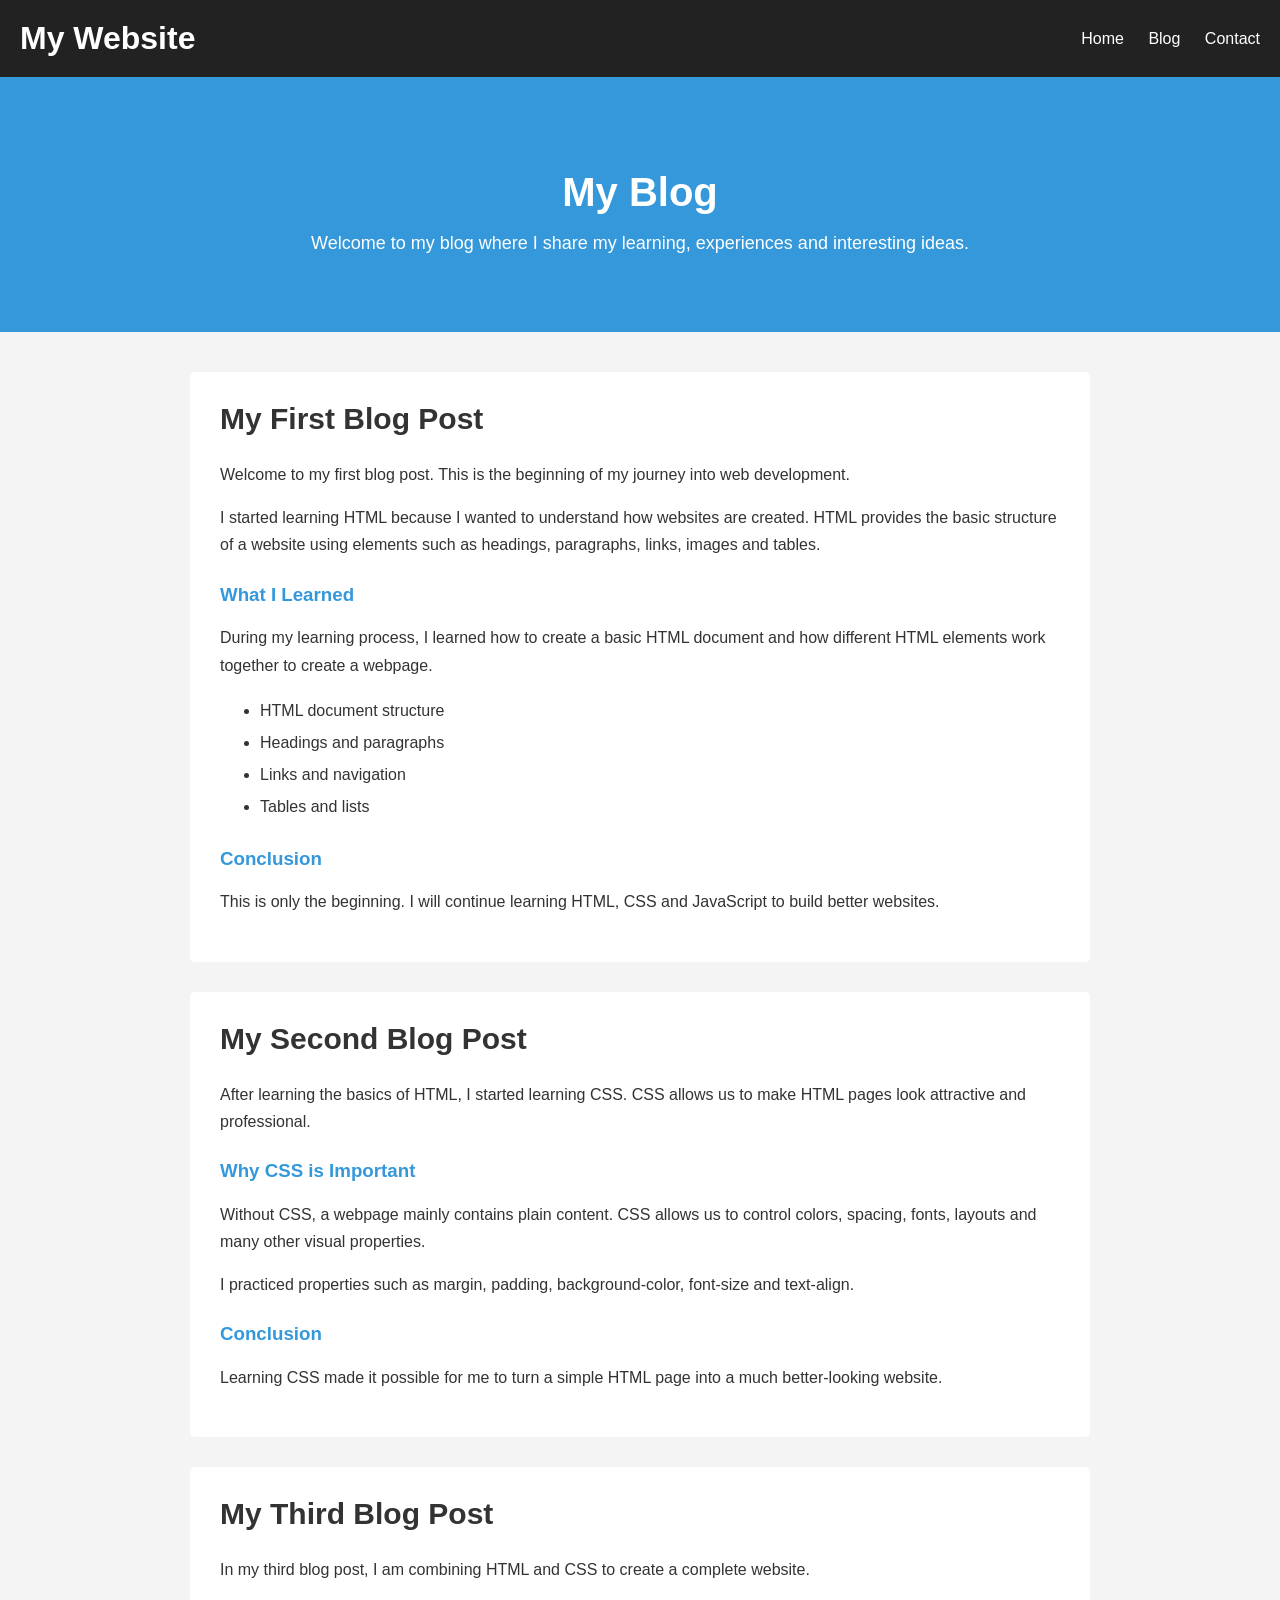
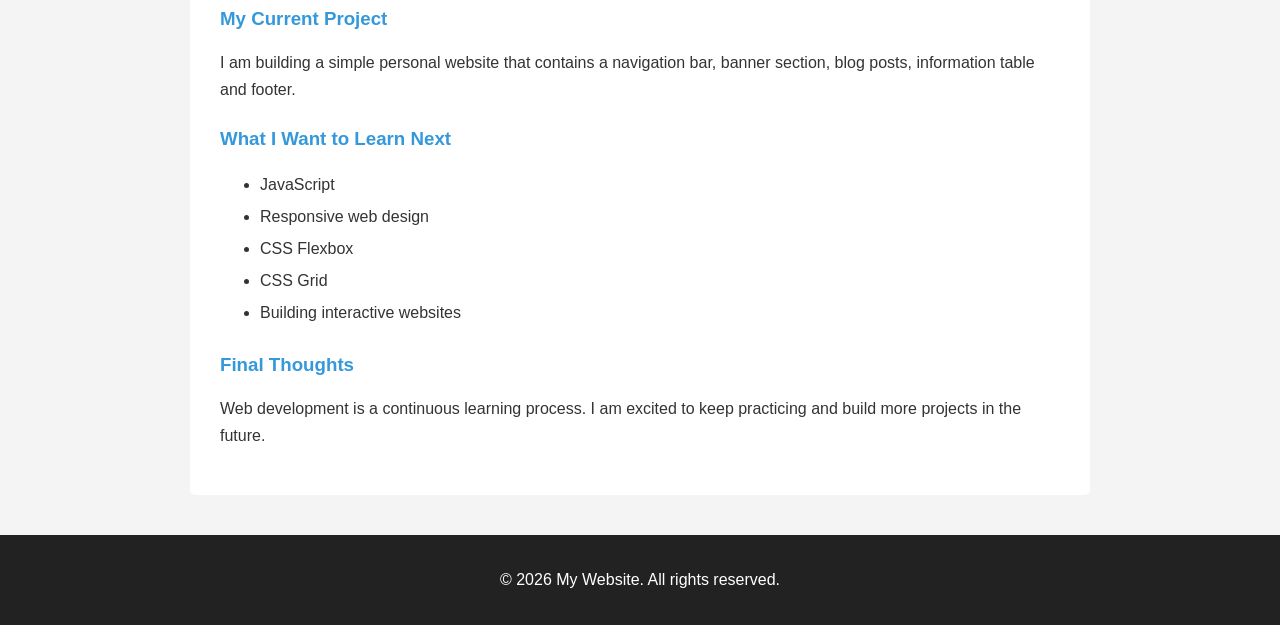
<file: day-2-task/blog.html>
<!DOCTYPE html>
<html lang="en">

<head>
    <meta charset="UTF-8">
    <meta name="viewport" content="width=device-width, initial-scale=1.0">

    <title>My Blog - My Website</title>

    <link rel="stylesheet" href="style.css">
</head>

<body>

    <!-- Header -->
    <header>
        <h1>My Website</h1>

        <nav>
            <a href="./index.html">Home</a>
            <a href="./blog.html">Blog</a>
            <a href="./contact.html">Contact</a>
            <!-- <a href="#">Pages</a> -->
        </nav>
    </header>


    <!-- Blog Header -->
    <section class="blog-banner">

        <h2>My Blog</h2>

        <p>
            Welcome to my blog where I share my learning,
            experiences and interesting ideas.
        </p>

    </section>


    <!-- Blog Content -->
    <main class="blog-details">

        <!-- Blog 1 -->
        <article class="blog-article">

            <h2>My First Blog Post</h2>

            <!-- <p class="blog-date">
                Published on January 10, 2026
            </p> -->

            <p>
                Welcome to my first blog post. This is the beginning
                of my journey into web development.
            </p>

            <p>
                I started learning HTML because I wanted to understand
                how websites are created. HTML provides the basic
                structure of a website using elements such as headings,
                paragraphs, links, images and tables.
            </p>

            <h3>What I Learned</h3>

            <p>
                During my learning process, I learned how to create
                a basic HTML document and how different HTML elements
                work together to create a webpage.
            </p>

            <ul>
                <li>HTML document structure</li>
                <li>Headings and paragraphs</li>
                <li>Links and navigation</li>
                <li>Tables and lists</li>
            </ul>

            <h3>Conclusion</h3>

            <p>
                This is only the beginning. I will continue learning
                HTML, CSS and JavaScript to build better websites.
            </p>

        </article>


        <!-- Blog 2 -->
        <article class="blog-article">

            <h2>My Second Blog Post</h2>

            <!-- <p class="blog-date">
                Published on February 15, 2026
            </p> -->

            <p>
                After learning the basics of HTML, I started learning
                CSS. CSS allows us to make HTML pages look attractive
                and professional.
            </p>

            <h3>Why CSS is Important</h3>

            <p>
                Without CSS, a webpage mainly contains plain content.
                CSS allows us to control colors, spacing, fonts,
                layouts and many other visual properties.
            </p>

            <p>
                I practiced properties such as margin, padding,
                background-color, font-size and text-align.
            </p>

            <h3>Conclusion</h3>

            <p>
                Learning CSS made it possible for me to turn a simple
                HTML page into a much better-looking website.
            </p>

        </article>


        <!-- Blog 3 -->
        <article class="blog-article">

            <h2>My Third Blog Post</h2>

            <!-- <p class="blog-date">
                Published on March 20, 2026
            </p> -->

            <p>
                In my third blog post, I am combining HTML and CSS
                to create a complete website.
            </p>

            <h3>My Current Project</h3>

            <p>
                I am building a simple personal website that contains
                a navigation bar, banner section, blog posts,
                information table and footer.
            </p>

            <h3>What I Want to Learn Next</h3>

            <ul>
                <li>JavaScript</li>
                <li>Responsive web design</li>
                <li>CSS Flexbox</li>
                <li>CSS Grid</li>
                <li>Building interactive websites</li>
            </ul>

            <h3>Final Thoughts</h3>

            <p>
                Web development is a continuous learning process.
                I am excited to keep practicing and build more
                projects in the future.
            </p>

        </article>

    </main>


    <!-- Footer -->
    <footer>

        <p>
            &copy; 2026 My Website. All rights reserved.
        </p>

    </footer>

</body>

</html>
</file>
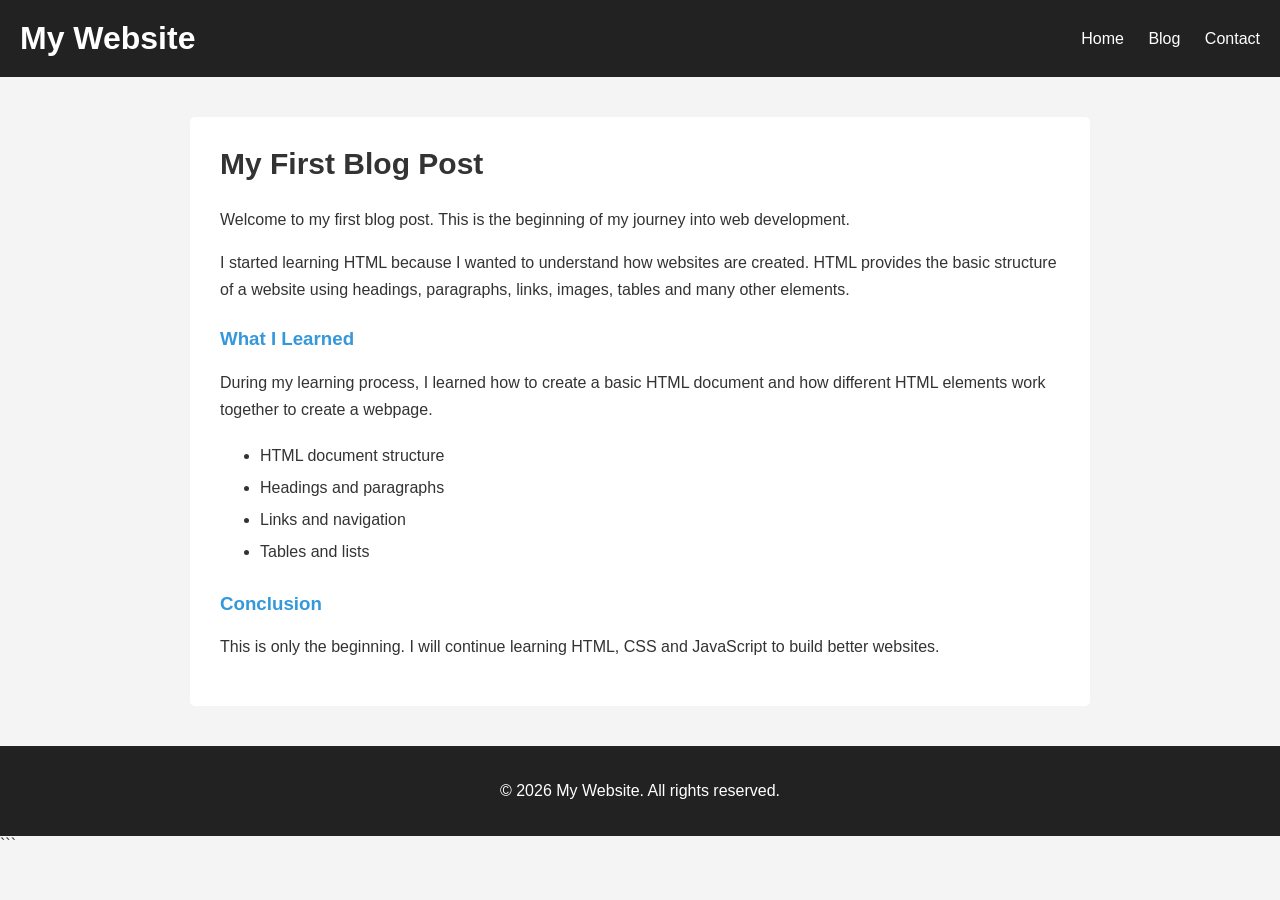
<file: day-2-task/blog1.html>
<!DOCTYPE html>
<html lang="en">

<head>
    <meta charset="UTF-8">
    <meta name="viewport" content="width=device-width, initial-scale=1.0">

    <title>My First Blog Post</title>

    <link rel="stylesheet" href="style.css">
</head>

<body>

    <!-- Header -->
    <header>

        <h1>My Website</h1>

        <nav>
            <a href="./index.html">Home</a>
            <a href="./blog.html">Blog</a>
            <a href="./contact.html">Contact</a>
        </nav>

    </header>


    <!-- Blog 1 -->
    <main class="blog-details">

        <article class="blog-article">

            <h2>My First Blog Post</h2>

            <!-- <p class="blog-date">
                Published on January 10, 2026
            </p> -->

            <p>
                Welcome to my first blog post. This is the beginning
                of my journey into web development.
            </p>

            <p>
                I started learning HTML because I wanted to understand
                how websites are created. HTML provides the basic
                structure of a website using headings, paragraphs,
                links, images, tables and many other elements.
            </p>

            <h3>What I Learned</h3>

            <p>
                During my learning process, I learned how to create
                a basic HTML document and how different HTML elements
                work together to create a webpage.
            </p>

            <ul>
                <li>HTML document structure</li>
                <li>Headings and paragraphs</li>
                <li>Links and navigation</li>
                <li>Tables and lists</li>
            </ul>

            <h3>Conclusion</h3>

            <p>
                This is only the beginning. I will continue learning
                HTML, CSS and JavaScript to build better websites.
            </p>

        </article>

    </main>


    <!-- Footer -->
    <footer>

        <p>
            &copy; 2026 My Website. All rights reserved.
        </p>

    </footer>

</body>

</html>
```
</file>
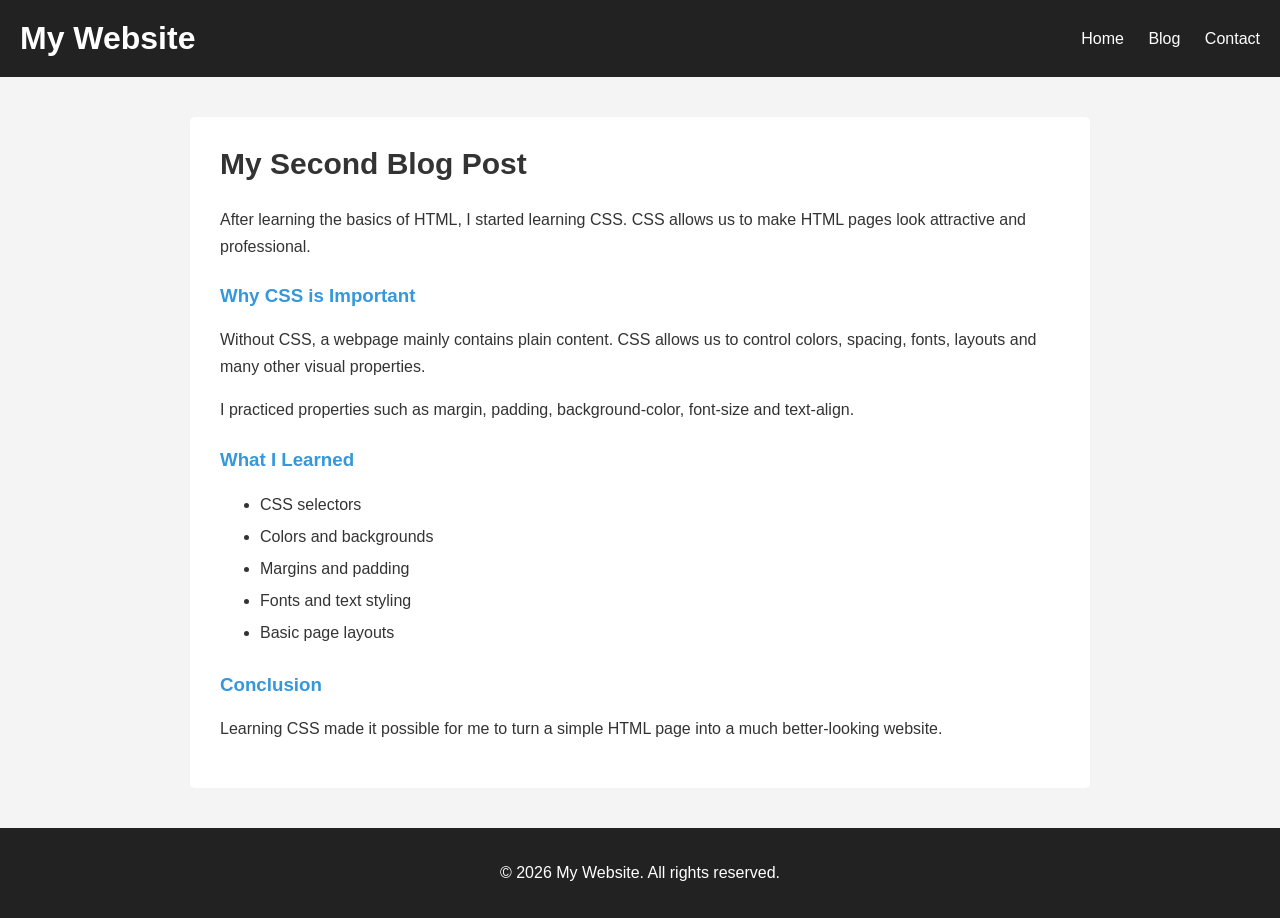
<file: day-2-task/blog2.html>
<!DOCTYPE html>
<html lang="en">

<head>
    <meta charset="UTF-8">
    <meta name="viewport" content="width=device-width, initial-scale=1.0">

    <title>My Second Blog Post</title>

    <link rel="stylesheet" href="style.css">
</head>

<body>

    <!-- Header -->
    <header>

        <h1>My Website</h1>

        <nav>
            <a href="./index.html">Home</a>
            <a href="./blog.html">Blog</a>
            <a href="./contact.html">Contact</a>
        </nav>

    </header>


    <!-- Blog 2 -->
    <main class="blog-details">

        <article class="blog-article">

            <h2>My Second Blog Post</h2>

            <!-- <p class="blog-date">
                Published on February 15, 2026
            </p> -->

            <p>
                After learning the basics of HTML, I started
                learning CSS. CSS allows us to make HTML pages
                look attractive and professional.
            </p>

            <h3>Why CSS is Important</h3>

            <p>
                Without CSS, a webpage mainly contains plain
                content. CSS allows us to control colors,
                spacing, fonts, layouts and many other visual
                properties.
            </p>

            <p>
                I practiced properties such as margin, padding,
                background-color, font-size and text-align.
            </p>

            <h3>What I Learned</h3>

            <ul>
                <li>CSS selectors</li>
                <li>Colors and backgrounds</li>
                <li>Margins and padding</li>
                <li>Fonts and text styling</li>
                <li>Basic page layouts</li>
            </ul>

            <h3>Conclusion</h3>

            <p>
                Learning CSS made it possible for me to turn
                a simple HTML page into a much better-looking
                website.
            </p>

        </article>

    </main>


    <!-- Footer -->
    <footer>

        <p>
            &copy; 2026 My Website. All rights reserved.
        </p>

    </footer>

</body>

</html>
</file>
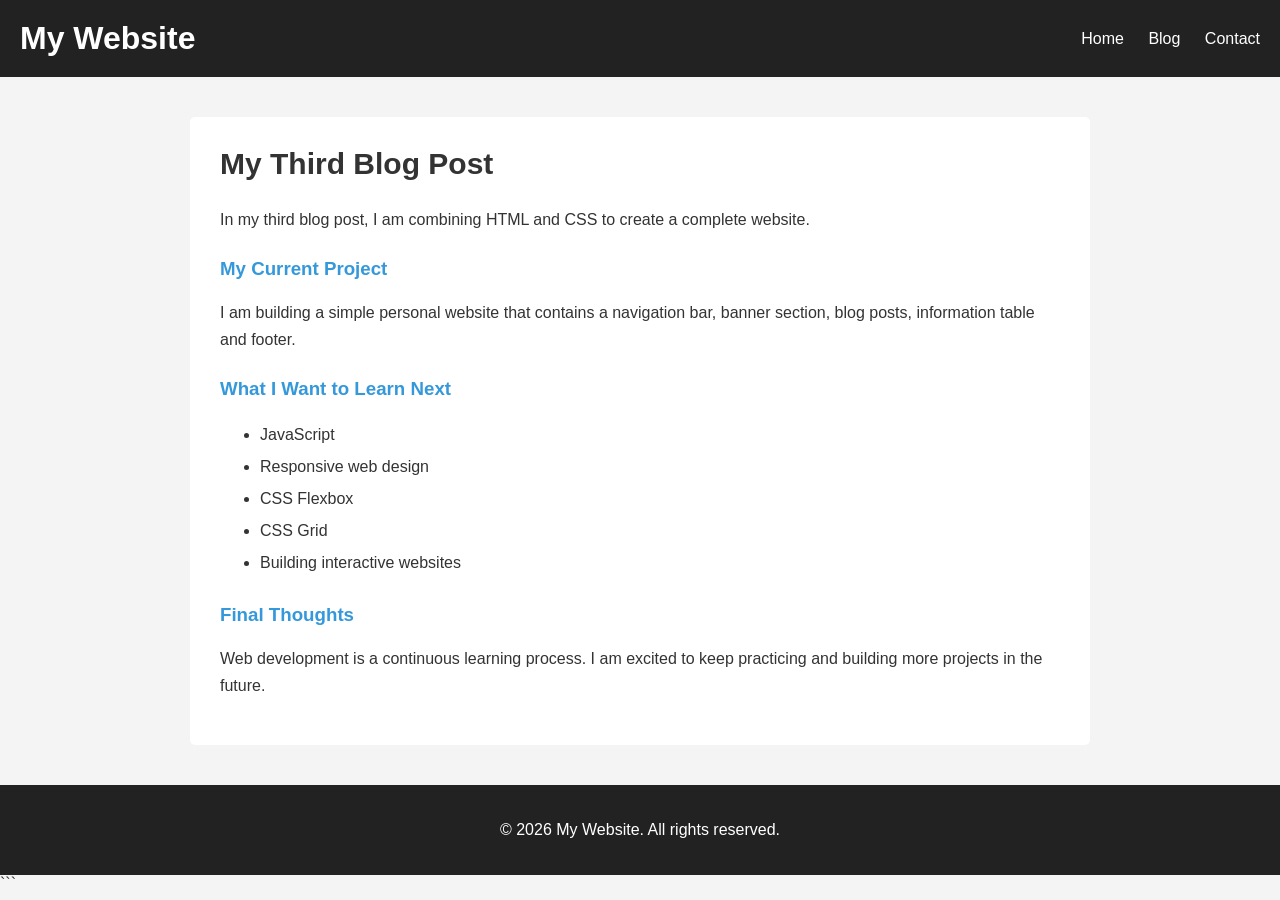
<file: day-2-task/blog3.html>
<!DOCTYPE html>
<html lang="en">

<head>
    <meta charset="UTF-8">
    <meta name="viewport" content="width=device-width, initial-scale=1.0">

    <title>My Third Blog Post</title>

    <link rel="stylesheet" href="style.css">
</head>

<body>

    <!-- Header -->
    <header>

        <h1>My Website</h1>

        <nav>
            <a href="./index.html">Home</a>
            <a href="./blog.html">Blog</a>
            <a href="./contact.html">Contact</a>
        </nav>

    </header>


    <!-- Blog 3 -->
    <main class="blog-details">

        <article class="blog-article">

            <h2>My Third Blog Post</h2>

            <!-- <p class="blog-date">
                Published on March 20, 2026
            </p> -->

            <p>
                In my third blog post, I am combining HTML and
                CSS to create a complete website.
            </p>

            <h3>My Current Project</h3>

            <p>
                I am building a simple personal website that
                contains a navigation bar, banner section,
                blog posts, information table and footer.
            </p>

            <h3>What I Want to Learn Next</h3>

            <ul>
                <li>JavaScript</li>
                <li>Responsive web design</li>
                <li>CSS Flexbox</li>
                <li>CSS Grid</li>
                <li>Building interactive websites</li>
            </ul>

            <h3>Final Thoughts</h3>

            <p>
                Web development is a continuous learning process.
                I am excited to keep practicing and building
                more projects in the future.
            </p>

        </article>

    </main>


    <!-- Footer -->
    <footer>

        <p>
            &copy; 2026 My Website. All rights reserved.
        </p>

    </footer>

</body>

</html>
```
</file>
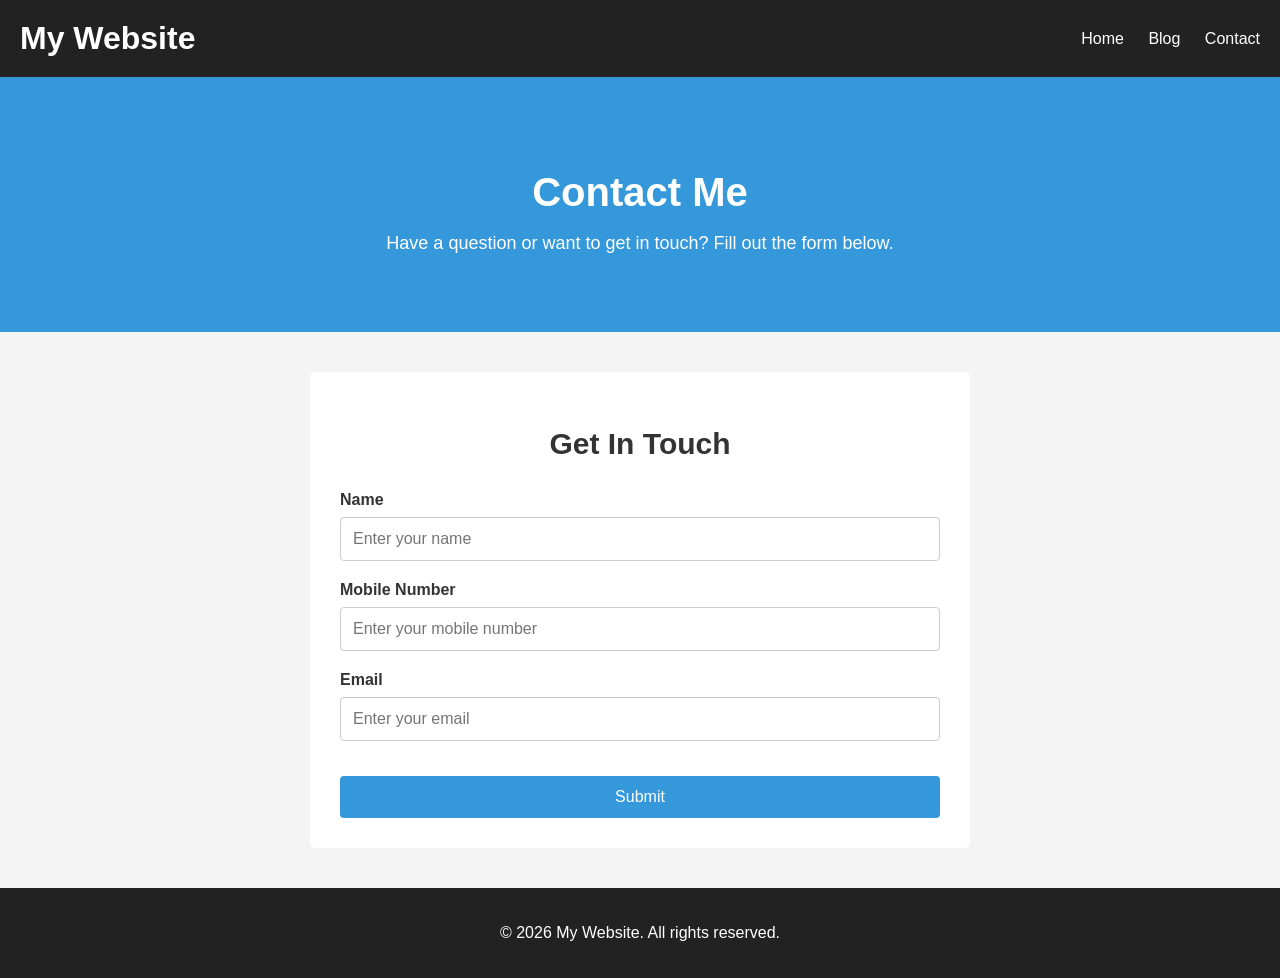
<file: day-2-task/contact.html>
<!DOCTYPE html>
<html lang="en">

<head>
    <meta charset="UTF-8">

    <meta name="viewport" content="width=device-width, initial-scale=1.0">

    <title>Contact - My Website</title>

    <link rel="stylesheet" href="style.css">
</head>

<body>

    <!-- Header -->
    <header>

        <h1>My Website</h1>

        <nav>
            <a href="./index.html">Home</a>
            <a href="./blog.html">Blog</a>
            <a href="./contact.html">Contact</a>
            <!-- <a href="#">Pages</a> -->
        </nav>

    </header>


    <!-- Contact Banner -->
    <section class="contact-banner">

        <h2>Contact Me</h2>

        <p>
            Have a question or want to get in touch?
            Fill out the form below.
        </p>

    </section>


    <!-- Contact Form -->
    <section class="contact-section">

        <h2>Get In Touch</h2>

        <form>

            <!-- Name -->
            <label for="name">Name</label>

            <input type="text" id="name" name="name" placeholder="Enter your name" required>


            <!-- Mobile Number -->
            <label for="mobile">Mobile Number</label>

            <input type="tel" id="mobile" name="mobile" placeholder="Enter your mobile number" required>


            <!-- Email -->
            <label for="email">Email</label>

            <input type="email" id="email" name="email" placeholder="Enter your email" required>


            <!-- Submit -->
            <button type="submit">
                Submit
            </button>

        </form>

    </section>


    <!-- Footer -->
    <footer>

        <p>
            &copy; 2026 My Website. All rights reserved.
        </p>

    </footer>

</body>

</html>
</file>
<file: day-2-task/style.css>
/* =========================
   Basic Page Styling
   ========================= */

body {
    margin: 0;

    font-family: Arial, sans-serif;

    background-color: #f4f4f4;

    color: #333;
}


/* =========================
   Header
   ========================= */

header {
    background-color: #222;

    color: white;

    padding: 20px;

    display: flex;

    justify-content: space-between;

    align-items: center;
}

header h1 {
    margin: 0;
}


/* =========================
   Navigation
   ========================= */

nav a {
    color: white;

    text-decoration: none;

    margin-left: 20px;
}

nav a:hover {
    color: #00aaff;
}


/* =========================
   Home Page Banner
   ========================= */

.banner {
    background-color: #3498db;

    color: white;

    text-align: center;

    padding: 80px 20px;
}

.banner h2 {
    font-size: 40px;

    margin-bottom: 15px;
}

.banner p {
    font-size: 18px;
}


/* =========================
   Button
   ========================= */

button {
    background-color: white;

    color: #3498db;

    border: none;

    padding: 12px 25px;

    margin-top: 15px;

    cursor: pointer;
}

button:hover {
    background-color: #eeeeee;
}


/* =========================
   Blog Section - Home Page
   ========================= */

.blog {
    background-color: white;

    max-width: 800px;

    margin: 40px auto;

    padding: 30px;

    text-align: center;
}

.blog h2 {
    font-size: 30px;
}


/* =========================
   Blog Posts - Home Page
   ========================= */

.blog-post {
    background-color: #f4f4f4;

    margin-top: 30px;

    padding: 20px;

    text-align: left;

    border-radius: 5px;
}

.blog-post h3 {
    margin-top: 0;
}

.blog-post a {
    color: #3498db;

    text-decoration: none;
}

.blog-post a:hover {
    text-decoration: underline;
}


/* =========================
   Website Information
   ========================= */

.website-info {
    background-color: white;

    max-width: 800px;

    margin: 40px auto;

    padding: 30px;

    text-align: center;
}

.website-info h2 {
    font-size: 30px;

    margin-bottom: 25px;
}


/* =========================
   Table
   ========================= */

table {
    width: 100%;

    border-collapse: collapse;

    text-align: left;
}

th,
td {
    border: 1px solid #ddd;

    padding: 15px;
}

th {
    background-color: #3498db;

    color: white;
}

tr:nth-child(even) {
    background-color: #f4f4f4;
}

tr:hover {
    background-color: #eeeeee;
}


/* =========================
   Blog Page Banner
   ========================= */

.blog-banner {
    background-color: #3498db;

    color: white;

    text-align: center;

    padding: 60px 20px;
}

.blog-banner h2 {
    font-size: 40px;

    margin-bottom: 10px;
}

.blog-banner p {
    font-size: 18px;
}


/* =========================
   Blog Page Details
   ========================= */

.blog-details {
    max-width: 900px;

    margin: 40px auto;

    padding: 0 20px;
}


/* =========================
   Individual Blog Article
   ========================= */

.blog-article {
    background-color: white;

    padding: 30px;

    margin-bottom: 30px;

    border-radius: 5px;
}

.blog-article h2 {
    font-size: 30px;

    margin-top: 0;
}

.blog-article h3 {
    color: #3498db;

    margin-top: 25px;
}

.blog-article p {
    line-height: 1.7;
}

.blog-date {
    color: #777;

    font-size: 14px;
}


/* =========================
   Blog Lists
   ========================= */

.blog-article ul {
    line-height: 2;
}


/* =========================
   Blog Article Hover
   ========================= */

.blog-article:hover {
    box-shadow: 0 4px 15px rgba(0, 0, 0, 0.1);
}

/* =========================
   Contact Page Banner
   ========================= */

.contact-banner {
    background-color: #3498db;

    color: white;

    text-align: center;

    padding: 60px 20px;
}

.contact-banner h2 {
    font-size: 40px;

    margin-bottom: 10px;
}

.contact-banner p {
    font-size: 18px;
}


/* =========================
   Contact Section
   ========================= */

.contact-section {
    background-color: white;

    max-width: 600px;

    margin: 40px auto;

    padding: 30px;

    border-radius: 5px;
}

.contact-section h2 {
    text-align: center;

    font-size: 30px;

    margin-bottom: 30px;
}


/* =========================
   Contact Form
   ========================= */

form {
    display: flex;

    flex-direction: column;
}


/* =========================
   Form Labels
   ========================= */

label {
    margin-bottom: 8px;

    font-weight: bold;
}


/* =========================
   Form Inputs
   ========================= */

input {
    padding: 12px;

    margin-bottom: 20px;

    border: 1px solid #ccc;

    border-radius: 4px;

    font-size: 16px;
}


/* =========================
   Input Focus
   ========================= */

input:focus {
    outline: none;

    border-color: #3498db;
}


/* =========================
   Submit Button
   ========================= */

form button {
    background-color: #3498db;

    color: white;

    border: none;

    padding: 12px;

    font-size: 16px;

    border-radius: 4px;

    cursor: pointer;
}

form button:hover {
    background-color: #2980b9;
}

/* =========================
   Footer
   ========================= */

footer {
    background-color: #222;

    color: white;

    text-align: center;

    padding: 20px;

    margin-top: 40px;
}
</file>
<file: day-3-task/style.css>
*{
    margin: 0;
    padding: 0;
    box-sizing: border-box;
}

.navbar-section{
    display: flex;
    align-items: center;
    justify-content: space-between;

    margin: 20px 5%;
    padding-bottom: 15px;

    border-bottom: 1px solid #D4D4D4;
}

.nav-links{
    display: flex;
    gap: 20px;
    align-items: center;
    
}

nav a{
    text-decoration: none;
    color: black;
}

.get-started{
    background-color: #2E40A0;
    color: white;
    font-size: 16px;
    padding: 20px;
    border-radius: 20px;
    border:none;
    font-family:poppins;
    font-style:normal;
    font-weight:400;
}

.hero-section{
    margin-top:50px;
    font-family:poppins;
}
.hero-heading h1{
    text-align: center;
    font-weight: bold;
    font-size: 50px;
}
.hero-desc p{
    color:black;
    text-align:center;
    font-size: 18px;
    margin-top: 20px;   
    font-weight:bold;
}

.hero-btn{
    display:flex;
    justify-content:center;
    margin-top:40px;
}

.hero-get-started{
    background-color: #2E40A0;
    color:white;
    padding:20px;
    border:none;
    border-radius:20px;
    font-family:poppins;   
    font-size:16px;
    font-style:normal;
    font-weight:400;
}

.image-grid {
    display: grid;
    grid-template-columns: repeat(3, 1fr);
    gap: 15px;

    width: 80%;
    margin: 50px auto;
}

.image-grid img {
    width: 100%;
    height: 230px;
    object-fit: cover;
}

.footer{
    margin-bottom: 40px;
}
.footer p{
    text-align:center;
}
</file>
<file: day-4-task/style.css>
@import url('https://fonts.googleapis.com/css2?family=Lekton:ital,wght@0,400;0,700;1,400&display=swap');
@import url('https://fonts.googleapis.com/css2?family=Inter:ital,opsz,wght@0,14..32,100..900;1,14..32,100..900&display=swap');
@import url('https://fonts.googleapis.com/css2?family=Poppins:ital,wght@0,100;0,200;0,300;0,400;0,500;0,600;0,700;0,800;0,900;1,100;1,200;1,300;1,400;1,500;1,600;1,700;1,800;1,900&display=swap');
@import url('https://fonts.googleapis.com/css2?family=Lato:ital,wght@0,100;0,300;0,400;0,700;0,900;1,100;1,300;1,400;1,700;1,900&display=swap');

* {
    margin: 0;
    padding: 0;
    box-sizing: border-box;
}

a {
    text-decoration: none;
}

a,
span {
    display: inline-block;
}

.container {
    max-width: 1115px;
    margin: 0 auto;
    padding: 0px 15px;
}

.background {
    background: url('./img/bg.png') no-repeat center;
    background-size: cover;
}


/* header */

header {
    padding: 30px 0px;
}

.header-wrapper {
    display: flex;
    justify-content: space-between;
    align-items: center;
}

.header-wrapper a {
    font-family: "Lekton", monospace;
    font-weight: 700;
    font-size: 34px;
    color: #FFFFFF
}

.header-wrapper nav {
    display: flex;
    gap: 43px;
}

.header-wrapper nav a {
    font-family: "Inter", sans-serif;
    font-weight: 500;
    font-size: 16px;
    color: #FFFFFF;
}

.header-wrapper .btn {
    font-family: "Inter", sans-serif;
    font-weight: 500;
    font-size: 15px;
    color: #FFFAF9;
    background-color: rgba(255, 255, 255, 0.2);
    padding: 17px 25px;
    border-radius: 21px;
    border: none;
}

/* banner section */

.banner {
    padding-top: 89px;
    padding-bottom: 122px;
    text-align: center;
    color: #FFFFFF;
}

.banner-wrapper h1 {
    font-family: "Poppins", sans-serif;
    font-weight: 700;
    font-size: 94px;
}

.banner-wrapper p {
    font-family: "Inter", sans-serif;
    font-weight: 400;
    font-size: 16px;
    line-height: 30px;
    padding-top: 40px;
    margin-bottom: 76px;
}

.banner-btn {
    font-family: "Inter", sans-serif;
    font-weight: 500;
    font-size: 15px;
    background-color: #231A36;
    color: #FFFAF9;
    padding: 20px 50px;
    border-radius: 40px;
    border: none;
}

/* client banner */
.client-banner{
    padding:105px 0px;
}
.client-banner h4{
    font-family: "Lato", sans-serif;
    font-size: 16px;
    font-weight: 700;
    color: #B2B7BE;
    text-align: center;
}
.client-banner-wrapper{
    display: flex;
    gap:82px;
    padding-top:68px;
}

/* solution-banner */

.solution-container{
    max-width:780px;
    margin: 0 auto;
    padding: 0 15px;
}

.solution-banner-wrapper{
    text-align: center;
}
.solution-banner-wrapper h4{
    font-family: "Poppins", sans-serif;
    font-weight:600;
    font-size:40px;
}

.solution-banner-wrapper p{
    font-family: "Inter", sans-serif;
    font-weight: 400;
    font-size: 16px;
    line-height: 28px;
    color: #426666;
    padding-top:23px;
    padding-bottom: 110px;
}

/* marketing banner */

.marketing-block{
    margin-bottom:100px;
}


.marketing-wrapper{
    display:flex;
    justify-content: space-between;
    align-items: center;
}

.text-purple{
    padding-bottom: 10px;
    color: #6C63FF;
    font-family:"Inter", sans-serif;
    font-weight: 600;
    font-size:14px;
    letter-spacing: 20%;
    line-height: 18px;
}
.text-yellow{
    padding-bottom: 10px;
    color: #FBBA33;
    font-family:"Inter", sans-serif;
    font-weight: 600;
    font-size:14px;
    letter-spacing: 20%;
    line-height: 18px;
}

.reverse{
    flex-direction: row-reverse;
}

.marketing-wrapper h3{
    color:#1F1F26;
    font-family: "Poppins", sans-serif;
    font-weight: 600;
    font-size: 30px;
    line-height: 40px;
    padding-bottom: 10px;
}

.marketing-wrapper p{
    color:#426666;
    font-family: "Inter", sans-serif;
    font-weight: 400;
    font-size: 16px;
    line-height: 28px;
    letter-spacing:1%;
    padding-bottom: 10px;
}

.marketing-wrapper a{
    color:#42424A;
    font-family:"Inter", sans-serif;
    font-weight: 500;
    font-size: 15px;
}

/* social media banner */
.social-media-banner{
    background-color: #231A36;
    padding: 100px 0;
    margin-bottom: 120px;
}
.social-media-wrapper{
    text-align: center;
}
.social-media-wrapper h2{
    color:#FFFFFF;
    font-family: "Poppins", sans-serif;
    font-weight: 600;
    font-size: 40px;
    line-height: 50px;
    padding-bottom: 20px;
}
.social-media-wrapper p{
    color:#7B9292;
    font-family:"Inter", sans-serif;
    font-weight:400;
    font-size:16px;
    letter-spacing:1%;
    line-height:28px;
    padding-bottom: 50px;
}

.social-media-info {
    display: flex;
    justify-content: space-evenly;
    gap: 80px;
}

.stat h3 {
    color: #FFFFFF;
    font-family: "Poppins", sans-serif;
    font-weight: 600;
    font-size: 40px;
    line-height: 40px;
    padding-bottom: 8px;
}

.stat p {
    color: #7B9292;
    font-family: "Inter", sans-serif;
    font-weight: 400;
    font-size: 12px;
    line-height: 16px;
}

/* social media card */

.social-media-card-wrapper{
    text-align: center;
}

.social-media-card-wrapper h2{
    color:#1F1F26;
    font-family: "Poppins", sans-serif;
    font-weight: 600;
    font-size: 40px;
    margin-bottom:35px;
}
.social-media-card-wrapper p{
    color:#426666;
    font-family:"Inter", sans-serif;
    font-weight:400;
    font-size:16px;
    line-height:28px;
    letter-spacing:1%;
    margin-bottom: 100px;
}

.social-media-card-flex{
    display:flex;
    justify-content: center;
    align-items: center;
    margin-bottom:120px;
}

/* Happy clients section */

.happy-clients-wrapper{
    text-align: center;
}

.happy-clients-wrapper h2{
    color:#1F1F26;
    font-family:"Poppins", sans-serif;
    font-weight:600;
    font-size:40px;
    margin-bottom:10px;
}

.happy-clients-wrapper p{
    color:#426666;
    font-family:"Inter", sans-serif;
    font-weight:400;
    font-size:16px;
    line-height:28px;
    letter-spacing:1%;
    margin-bottom:107px;
}

/* happy clients content */

.happy-clients-content{
    display:flex;
    gap:476px;
    align-items: center;
    padding-bottom: 215px;
}
.happy-clients-content-wrapper{
    max-width: 976px;
}
.happy-clients-logo{
    margin-bottom:45px;
}
.happy-clients-content-text{
    color:#6D6D6D;
    font-family:"Inter", sans-serif;
    font-weight:500;
    font-style:italic;
    font-size:16px;
    margin-bottom:45px;
}
.happy-clients-content-wrapper h5{
    color:#1C1C1D;
    font-family:"Lato", sans-serif;
    font-weight:700;
    font-size:25px;
}
.designation{
    color:#9C988F;
    font-family:"Inter", sans-serif;
    font-weight:500;
    font-size:16px;
}

/* newspaper section */

.newspaper-wrapper{
    max-width: 976px;
    /* max-height: 322px; */
    background:url('./img/newspaper/newspaper-bg.png') no-repeat center;
    background-size: cover;
    margin: 0 auto;
    padding:66px 0px;
    text-align: center;
    border-radius:20px;
    border:none;
}
.newspaper-wrapper h2{
    color:#FFFFFF;
    font-family:"Poppins", sans-serif;
    font-weight:600;
    font-size:40px;
    margin-bottom:33px;
}
.newspaper-wrapper p{
    color:#FFFFFF;
    font-family:"Inter", sans-serif;
    font-weight:400;
    font-size:16px;
    line-height:28px;
    letter-spacing:1%;
    margin-bottom:36px;
}


/* footer */
footer{
    margin-top:138px;
}
.footer-wrapper{
    display:flex;
    justify-content: space-between;
    align-items: center;
    padding-bottom:55px;
    border-bottom: 1px solid #E3E3EA;
}
.footer-wrapper a{
    color:#1A1A1A;
    font-family:"Lekton", monospace;
    font-weight:700;
    font-size:34px;
    line-height:35px;
}

.footer-wrapper nav{
    display:flex;
    gap:34px;
}

.footer-wrapper nav a{
    color:#333333;
    font-family:"Inter", sans-serif;
    font-weight:500;
    font-size:16px;
}

.footer-social-media{
    display:flex;
    gap:20px;
    align-items: center;
}

.footer-wrapper .footer-social-media a {
    display: flex;
    align-items: center;
    line-height: 0;
}

.footer-social-media img {
    display: block;
    width: 16px;
    height: 16px;
    object-fit: contain;
}

.footer-copyright{
    padding:30px 0px 60px 0px;
    text-align: center;
}
.footer-copyright p{
    color:#959595;
    font-family:"Inter", sans-serif;
    font-weight:400;
    font-size:11px;
}


/* ================= RESPONSIVE (media queries only) ================= */

/* Laptops / small desktops */
@media (max-width: 1199px) {
    .container {
        max-width: 960px;
    }

    .banner-wrapper h1 {
        font-size: 80px;
    }

    .client-banner-wrapper {
        gap: 40px;
        justify-content: center;
        flex-wrap: wrap;
    }

    .happy-clients-content {
        gap: 120px;
    }
}

/* Tablets */
@media (max-width: 991px) {
    img {
        max-width: 100%;
        height: auto;
    }

    /* header */
    header {
        padding: 20px 0;
    }

    .header-wrapper {
        flex-wrap: wrap;
        justify-content: center;
        gap: 20px;
    }

    .header-wrapper nav {
        gap: 28px;
        order: 2;
        width: 100%;
        justify-content: center;
    }

    .header-wrapper .btn {
        order: 3;
    }

    /* banner */
    .banner {
        padding-top: 60px;
        padding-bottom: 80px;
    }

    .banner-wrapper h1 {
        font-size: 64px;
    }

    .banner-wrapper p {
        padding-top: 25px;
        margin-bottom: 50px;
    }

    /* clients */
    .client-banner {
        padding: 70px 0;
    }

    .client-banner-wrapper {
        padding-top: 40px;
    }

    /* solutions */
    .solution-banner-wrapper h4,
    .social-media-wrapper h2,
    .social-media-card-wrapper h2,
    .happy-clients-wrapper h2,
    .newspaper-wrapper h2 {
        font-size: 34px;
        line-height: 1.3;
    }

    .solution-banner-wrapper p {
        padding-bottom: 70px;
    }

    .marketing-block {
        margin-bottom: 70px;
    }

    .marketing-wrapper {
        gap: 30px;
    }

    .marketing-wrapper > div {
        flex: 1;
    }

    /* stats */
    .social-media-banner {
        padding: 70px 0;
        margin-bottom: 80px;
    }

    .social-media-info {
        flex-wrap: wrap;
        gap: 40px;
    }

    .stat {
        min-width: 140px;
        text-align: center;
    }

    /* people cards */
    .social-media-card-wrapper p {
        margin-bottom: 60px;
    }

    .social-media-card-flex {
        flex-wrap: wrap;
        gap: 20px;
        margin-bottom: 80px;
    }

    .social-media-card-flex > div {
        flex: 1 1 200px;
        text-align: center;
    }

    /* happy clients */
    .happy-clients-wrapper p {
        margin-bottom: 60px;
    }

    .happy-clients-content {
        gap: 40px;
        padding-bottom: 120px;
    }

    .happy-clients-content > div {
        flex: 1;
    }

    /* footer */
    footer {
        margin-top: 90px;
    }
}

/* Large phones / small tablets */
@media (max-width: 767px) {
    br {
        display: none;
    }

    p span,
    h2 span {
        display: inline;
    }

    .banner-wrapper h1 {
        font-size: 48px;
    }

    .banner-wrapper h1 span {
        display: block;
    }

    .banner-wrapper p {
        line-height: 26px;
    }

    .banner-btn {
        padding: 16px 40px;
    }

    .client-banner {
        padding: 50px 0;
    }

    .client-banner-wrapper {
        gap: 30px 40px;
    }

    .client-banner-wrapper > div {
        flex: 0 0 calc(33.333% - 30px);
        text-align: center;
    }

    /* stack marketing blocks */
    .marketing-wrapper,
    .marketing-wrapper.reverse {
        flex-direction: column;
        text-align: center;
    }

    .marketing-wrapper > div {
        flex: none;
        width: 100%;
    }

    .marketing-wrapper h3 {
        font-size: 26px;
        line-height: 34px;
    }

    .solution-banner-wrapper h4,
    .social-media-wrapper h2,
    .social-media-card-wrapper h2,
    .happy-clients-wrapper h2,
    .newspaper-wrapper h2 {
        font-size: 30px;
    }

    .social-media-wrapper h2 {
        line-height: 40px;
    }

    .social-media-wrapper p {
        padding-bottom: 40px;
    }

    .social-media-info {
        gap: 30px 20px;
    }

    .stat {
        flex: 0 0 calc(50% - 20px);
    }

    .stat h3 {
        font-size: 34px;
    }

    .social-media-card-flex > div {
        flex: 1 1 100%;
    }

    /* happy clients stack */
    .happy-clients-content {
        flex-direction: column-reverse;
        text-align: center;
        padding-bottom: 80px;
    }

    .happy-clients-content-wrapper {
        max-width: 100%;
    }

    .happy-clients-logo {
        margin-bottom: 30px;
    }

    .happy-clients-content-text {
        margin-bottom: 30px;
    }

    /* newsletter */
    .newspaper-wrapper {
        padding: 50px 20px;
    }

    /* footer */
    footer {
        margin-top: 60px;
    }

    .footer-wrapper {
        flex-direction: column;
        gap: 25px;
        padding-bottom: 35px;
    }

    .footer-wrapper nav {
        flex-wrap: wrap;
        justify-content: center;
        gap: 20px;
    }
}

/* Small phones */
@media (max-width: 575px) {
    .container,
    .solution-container {
        padding: 0 20px;
    }

    .header-wrapper a {
        font-size: 28px;
    }

    .header-wrapper nav {
        gap: 18px;
        flex-wrap: wrap;
    }

    .header-wrapper nav a {
        font-size: 14px;
    }

    .header-wrapper .btn {
        padding: 13px 20px;
        font-size: 14px;
    }

    .banner {
        padding-top: 40px;
        padding-bottom: 60px;
    }

    .banner-wrapper h1 {
        font-size: 38px;
    }

    .banner-wrapper p {
        font-size: 15px;
        padding-top: 20px;
        margin-bottom: 35px;
    }

    .client-banner h4 {
        font-size: 14px;
    }

    .client-banner-wrapper > div {
        flex: 0 0 calc(50% - 20px);
    }

    .solution-banner-wrapper h4,
    .social-media-wrapper h2,
    .social-media-card-wrapper h2,
    .happy-clients-wrapper h2,
    .newspaper-wrapper h2 {
        font-size: 26px;
    }

    .solution-banner-wrapper p {
        padding-bottom: 50px;
    }

    .marketing-block {
        margin-bottom: 50px;
    }

    .marketing-wrapper h3 {
        font-size: 22px;
        line-height: 30px;
    }

    .social-media-banner {
        padding: 50px 0;
        margin-bottom: 60px;
    }

    .stat h3 {
        font-size: 30px;
    }

    .social-media-card-wrapper p {
        margin-bottom: 40px;
    }

    .social-media-card-flex {
        margin-bottom: 60px;
    }

    .happy-clients-wrapper p {
        margin-bottom: 40px;
    }

    .happy-clients-content-wrapper h5 {
        font-size: 20px;
    }

    .happy-clients-content {
        padding-bottom: 60px;
    }

    .newspaper-wrapper {
        border-radius: 14px;
    }
}

/* Very small phones */
@media (max-width: 380px) {
    .banner-wrapper h1 {
        font-size: 32px;
    }

    .client-banner-wrapper > div {
        flex: 0 0 100%;
    }

    .stat {
        flex: 0 0 100%;
    }

    .banner-btn {
        padding: 14px 32px;
    }
}
</file>
<file: day-5-task/style.css>
@import url('https://fonts.googleapis.com/css2?family=Poppins:ital,wght@0,100;0,200;0,300;0,400;0,500;0,600;0,700;0,800;0,900;1,100;1,200;1,300;1,400;1,500;1,600;1,700;1,800;1,900&display=swap');


* {
    margin: 0;
    padding: 0;
    box-sizing: border-box;
}

/* Poppins for the whole page (the newer sections had no font-family) */
body {
    font-family: 'Poppins', sans-serif;
}

a {
    text-decoration: none;
}


/* banner */

.text-purple {
    color: #651FFF;
}

.banner {
    background-color: #EBE5FA;
    padding: 100px 0px 40px 0px;
}

/* font-size and line-height come from Bootstrap classes (display-4 lh-sm) in the HTML */
.banner-wrapper h1 {
    color: #0E0F10;
    font-family: 'Poppins', sans-serif;
    font-weight: 700;
    letter-spacing: -0.05em;
    margin-bottom: 50px;
}

.banner-wrapper p {
    font-family: 'Poppins', sans-serif;
    font-size: 20px;
    font-weight: 400;
    line-height: 32px;
    letter-spacing: -0.02em;
    color: #5C5F6E;
    margin-bottom: 53px;
}

/* hero-img section */

.hero-img {
    padding: 100px 0px 162px 0px;
}

/* lightning section */
.lightning {
    padding-bottom: 105px;
}

/* font-size and line-height come from Bootstrap classes (display-5 lh-sm) */
.lightning-header-content h2 {
    color: #0B0D0E;
    font-family: 'Poppins', sans-serif;
    font-weight: 700;
    letter-spacing: -0.04em;
    margin-bottom: 10px;
}

.lightning-header-content p {
    color: #838696;
    font-family: 'Poppins', sans-serif;
    font-size: 18px;
    line-height: 28px;
    letter-spacing: -0.02em;
    margin-bottom: 55px;
}

.lightning-card {
    padding: 50px 50px 53px 50px;
    background-color: #651FFF;
    color: #FFFFFF;
    font-family: 'Poppins', sans-serif;
    border-radius: 20px;
}

.lightning-card > img {
    margin-bottom: 35px;
}

.lightning-card h3 {
    font-size: 28px;
    font-weight: 700;
    line-height: 32px;
    letter-spacing: -0.04em;
    margin-bottom: 10px;
}

.lightning-card p {
    font-size: 16px;
    font-weight: 400;
    line-height: 24px;
    letter-spacing: -0.02em;
    margin-bottom: 35px;
}

.card-link a {
    color: #FFFFFF;
    font-family: 'Poppins', sans-serif;
    font-size: 16px;
    font-weight: 700;
    line-height: 24px;
    letter-spacing: -0.02em;
}

/* productivity section */
.productivity {
    padding-bottom: 100px;
}

/* font-size and line-height come from Bootstrap classes (display-4 lh-sm) */
.productivity-header h2 {
    font-family: 'Poppins', sans-serif;
    font-weight: 700;
    letter-spacing: -0.04em;
    padding-bottom: 135px;
}

.productivity-wrapper .row > div:nth-child(2) .productivity-card {
    background-color: #E0F7FA;
}

/* width, height and padding now come from Bootstrap classes (h-100, px-4, px-md-5, pt-5) */
.productivity-card {
    background-color: #FFF7ED;
    border-radius: 20px;
}

/* font-size and line-height come from Bootstrap classes (fs-1 lh-sm) */
.productivity-card h3 {
    color: #651FFF;
    font-family: Poppins, sans-serif;
    font-weight: 700;
    letter-spacing: -0.05em;
}

.productivity-card p {
    color: #838696;
    font-family: Poppins, sans-serif;
    font-size: 18px;
    font-weight: 400;
    line-height: 24px;
    letter-spacing: -0.02em;
}

/* team collaboration */

.team-collaboration {
    padding-bottom: 268px;
}

/* padding and border-radius come from Bootstrap classes (p-4 p-lg-5 rounded-4) */
.team-collaboration-wrapper {
    background-color: #ECECFE;
}

/* font-size and line-height come from Bootstrap classes (display-6 lh-sm) */
.team-collaboration-content h2 {
    color: #0B0D0E;
    font-family: 'Poppins', sans-serif;
    font-weight: 700;
    letter-spacing: -0.05em;
    margin-bottom: 35px;
}

.team-collaboration-content p {
    color: #838696;
    font-family: 'Poppins', sans-serif;
    font-size: 18px;
    font-weight: 400;
    line-height: 32px;
    letter-spacing: -0.02em;
}


/* decentralized */
.decentralized {
    background: linear-gradient(180deg, #FFFFFF 0%, #F2F2F2 100%);
    padding-bottom: 200px;
}

/* font-size and line-height come from Bootstrap classes (display-5 lh-sm) */
.decentralized-content h2 {
    color: #0B0D0E;
    font-family: 'Poppins', sans-serif;
    font-weight: 700;
    letter-spacing: -0.04em;
}

/* ">" = only the direct paragraph, not the mini-feature paragraphs */
.decentralized-content > p {
    color: #838696;
    font-family: 'Poppins', sans-serif;
    font-weight: 400;
    font-size: 16px;
    line-height: 28px;
    letter-spacing: -0.02em;
}

/* two small features */
.mini-feature h4 {
    color: #0B0D0E;
    font-family: 'Poppins', sans-serif;
    font-weight: 700;
    letter-spacing: -0.02em;
}

.mini-feature p {
    color: #5C5F6E;
    font-family: 'Poppins', sans-serif;
    font-size: 14px;
    line-height: 24px;
    letter-spacing: -0.02em;
}

.mini-feature a {
    font-family: 'Poppins', sans-serif;
    font-size: 14px;
    font-weight: 700;
}

.link-cyan  { color: #00E5FF; }   /* pick the exact colors from your design */
.link-green { color: #2ED8A3; }

/* white cards on the right */
.feature-card h3 {
    color: #0B0D0E;
    font-family: 'Poppins', sans-serif;
    font-weight: 700;
    letter-spacing: -0.04em;
}

.feature-card p {
    color: #838696;
    font-family: 'Poppins', sans-serif;
    font-size: 16px;
    line-height: 24px;
    letter-spacing: -0.02em;
}


/* pricing */

.pricing {
    padding: 100px 0;
    background-color: #00E5FF;
}

/* font-size and line-height come from Bootstrap classes (display-4 lh-sm) */
.pricing-wrapper h2 {
    font-weight: 700;
    color: #FFFFFF;
    letter-spacing: -0.04em;
}

.pricing-wrapper p {
    font-size: 18px;
    color: #FFFFFF;
}

/* padding comes from Bootstrap classes (p-4 p-md-5); no fixed height, the row centers the cards */
.pricing-storage {
    background-color: #FFFFFF;
    border-radius: 24px;
}

/* font-size comes from Bootstrap class (display-3) */
.pricing-price {
    color: #0B0D0E;
    font-weight: 700;
}

.pricing-storage p {
    font-size: 14px;
    color: #838696;
}

.pricing-transfer {
    background-color: #651FFF;
    color: #FFFFFF;
    border-radius: 24px;
}

.pricing-transfer p {
    font-size: 14px;
    color: #ECECFE;
}

.pricing-tag-1 {
    padding: 4px 14px;
    color: #8C5CFF;
    background-color: #ECECFE;
    border-radius: 12px;
    font-size: 12px;
    font-weight: 600;
}

.pricing-tag-2 {
    padding: 4px 14px;
    color: #22D3EE;
    background-color: #E0F7FA;
    border-radius: 12px;
    font-size: 12px;
    font-weight: 600;
}

.pricing-transfer small {
    font-size: 16px;
    font-weight: 400;
}


/* ===== How it works ===== */
.works {
    padding: 100px 0;
}

/* font-size and line-height come from Bootstrap classes (display-5 lh-sm) */
.works-wrapper h2 {
    font-weight: 700;
}

.works p {
    font-size: 16px;
    color: #838696;
    line-height: 28px;
}

.works h4 {
    font-weight: 700;
}

.works-step {
    position: relative;
}

.works-icon {
    width: 110px;
    height: 110px;
}

.works-line-img {
    position: absolute;
    top: 55px;
    left: 68%;    /* start a little after the icon */
    width: 64%;   /* stop a little before the next icon */
    height: auto;
}

/* Vertical dashed line under steps 1 and 2.
   Shown/hidden with Bootstrap's d-lg-none in the HTML, so no media query is needed */
.works-vline {
    width: 0;
    height: 80px;
    margin-top: 30px;
    border-left: 2px dashed #5C5F6E;
}


/* ===== Ready to get started ===== */
.started {
    padding: 0 0 100px;
}

/* font-size and line-height come from Bootstrap classes (fs-1 lh-sm) */
.started-wrapper h2 {
    font-weight: 700;
}

.started-wrapper p {
    color: #838696;
}

/* padding comes from Bootstrap classes (p-4 p-md-5) */
.started-card {
    border-radius: 24px;
    height: 100%;
}

.started-card-purple {
    background-color: #651FFF;
    color: #ECECFE;
}

.started-card-light {
    background-color: #ECECFE;
}

.started-card h3 {
    font-weight: 700;
}

.started-card-light p {
    color: #5C5F6E;
}


/* ===== Footer ===== */
.footer {
    padding: 80px 0 30px;
    background-color: #0F1033;
    color: #FFFFFF;
}

.footer h6 {
    font-weight: 700;
    margin-bottom: 20px;
}

.footer p {
    font-size: 14px;
    line-height: 24px;
    color: #B8B8CC;
}

.footer a {
    font-size: 14px;
    color: #B8B8CC;
    text-decoration: none;
}

.footer a:hover {
    color: #FFFFFF;
}

.footer li {
    margin-bottom: 10px;
}

.footer-bottom {
    margin-top: 60px;
    padding-top: 30px;
    border-top: 1px solid #1A284E;
}
</file>
